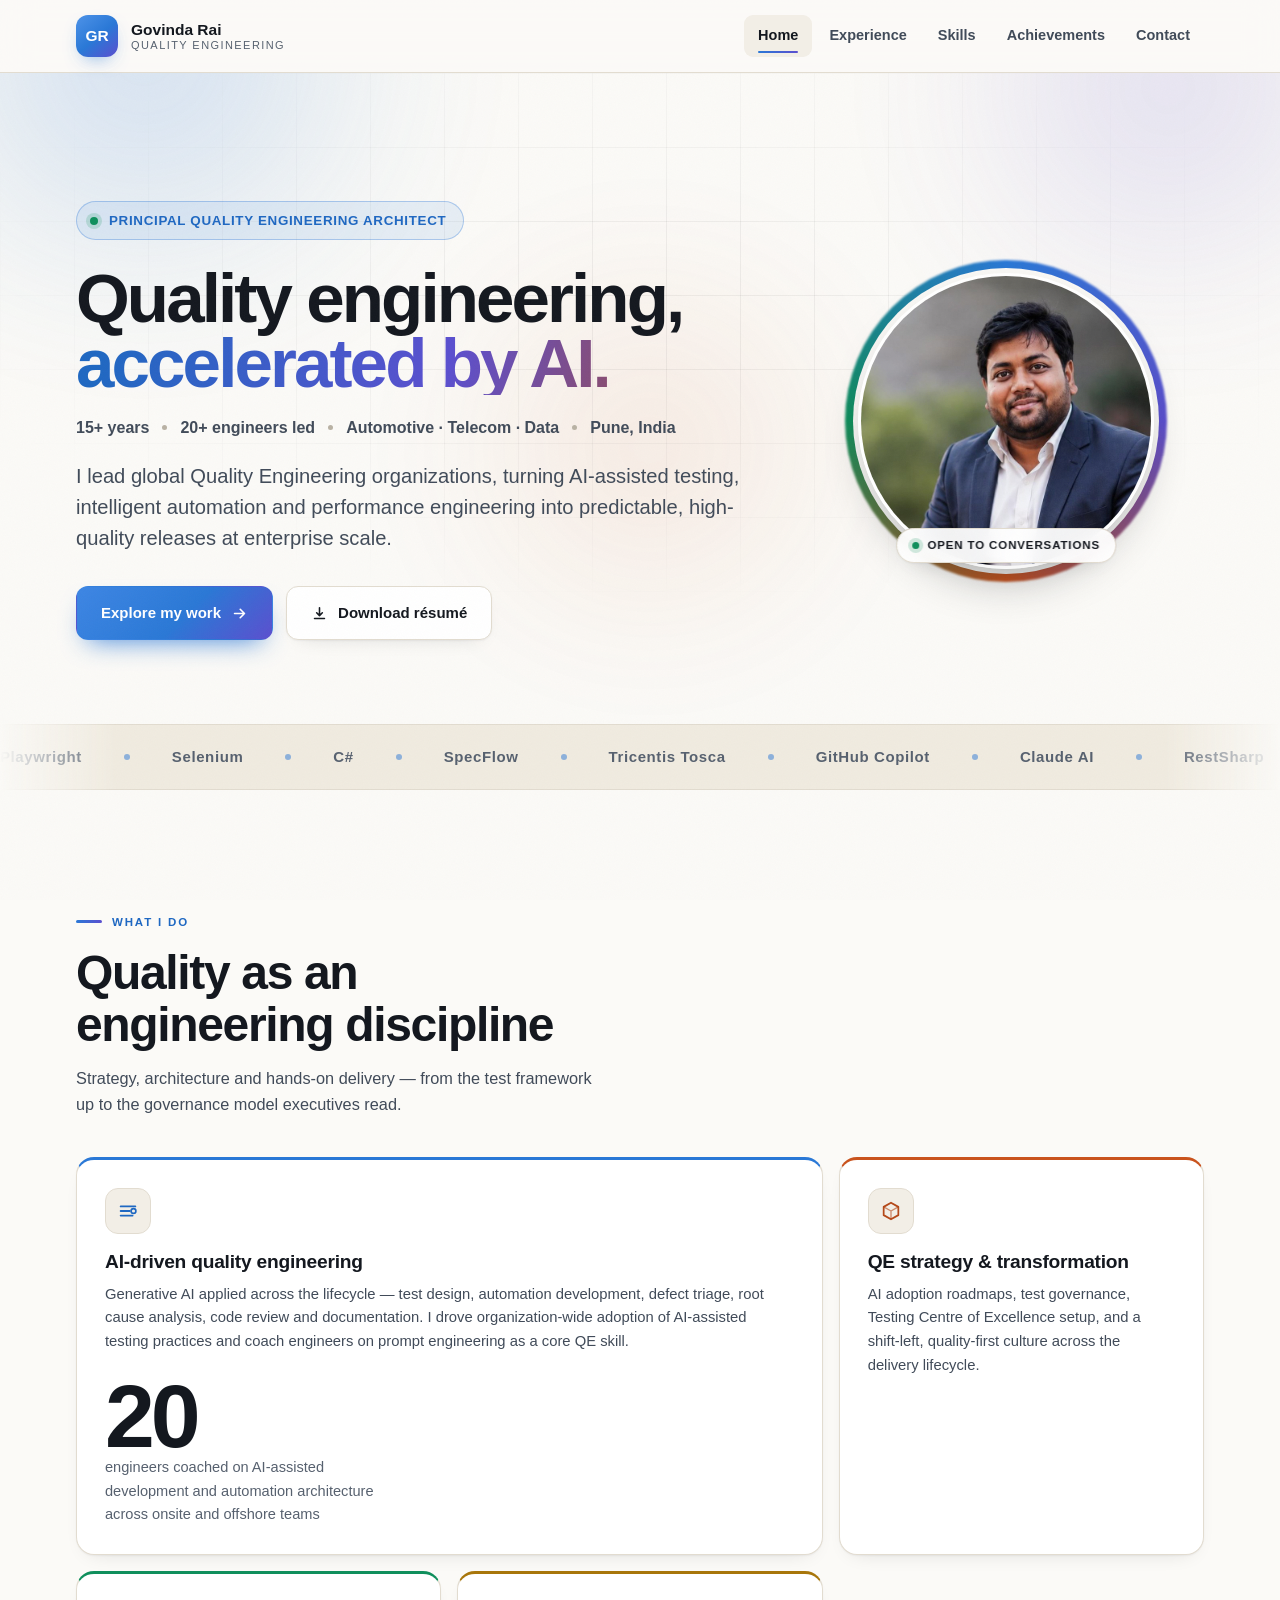
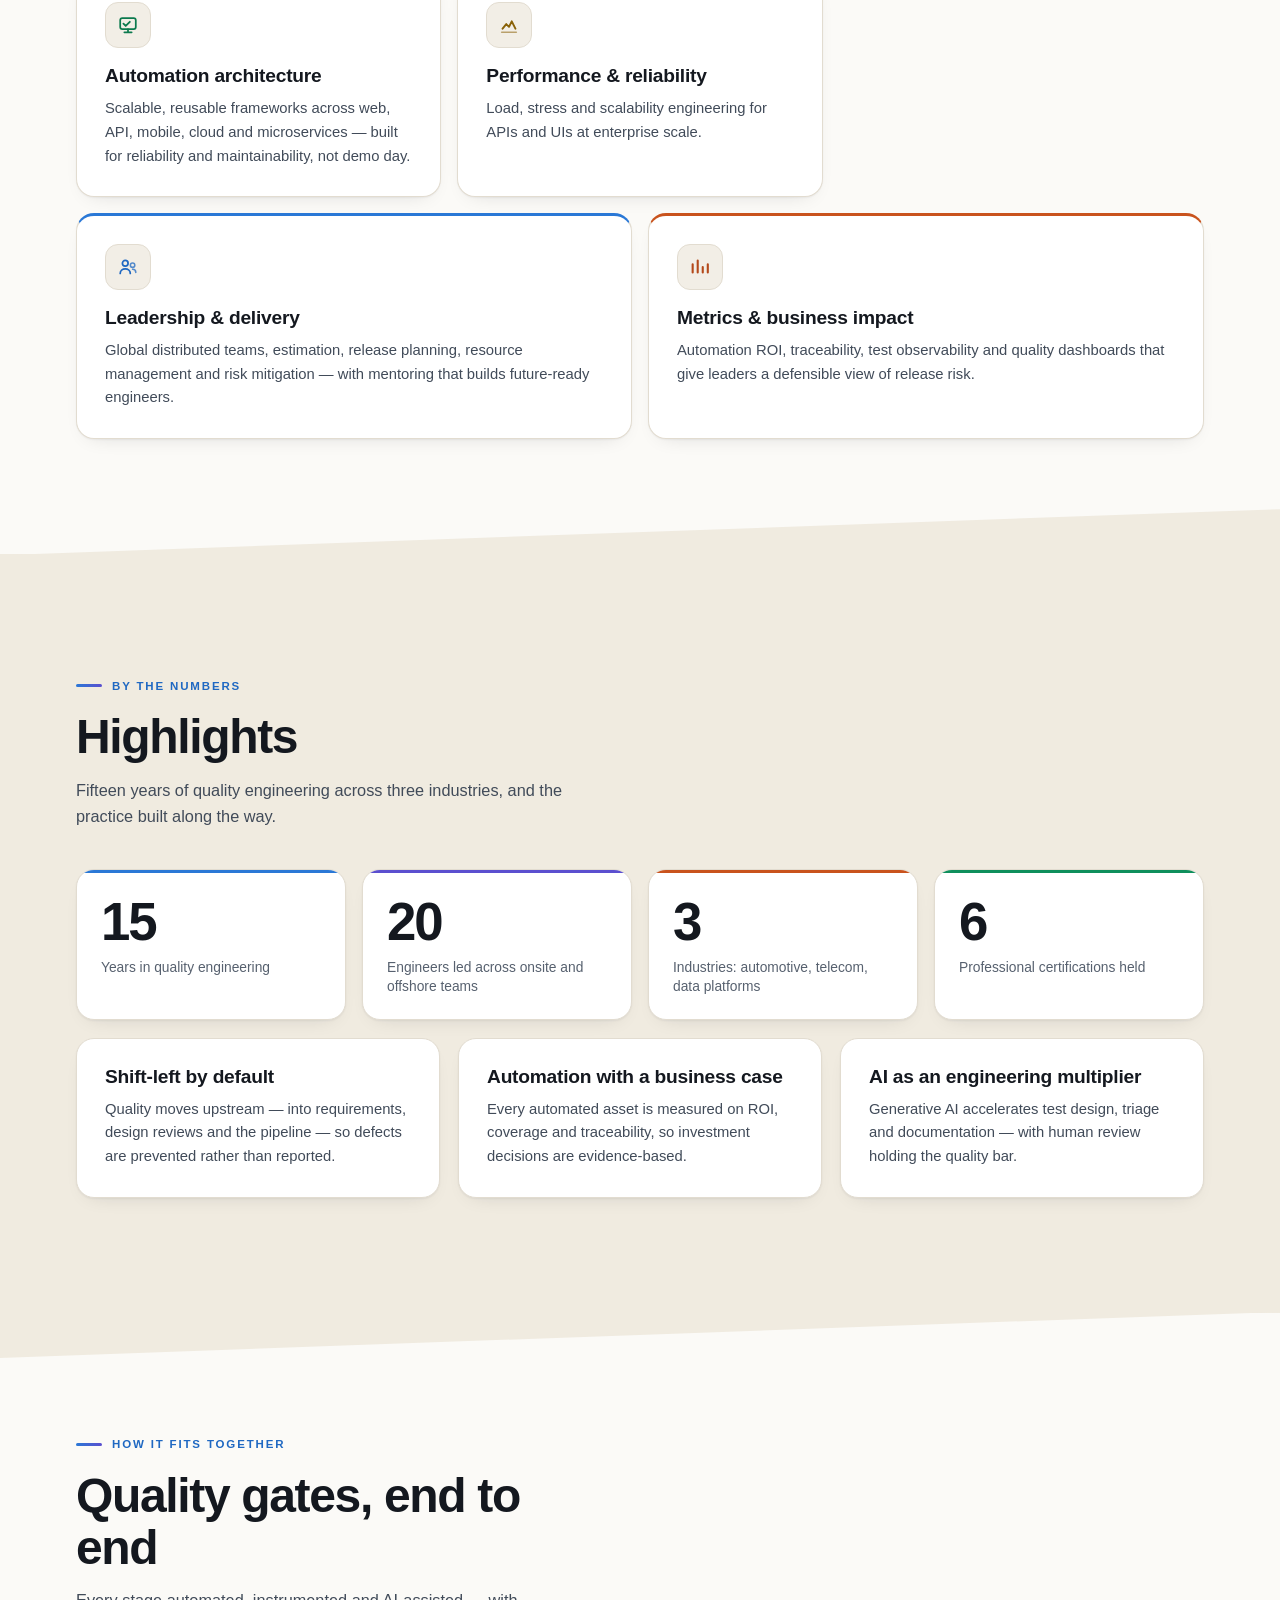
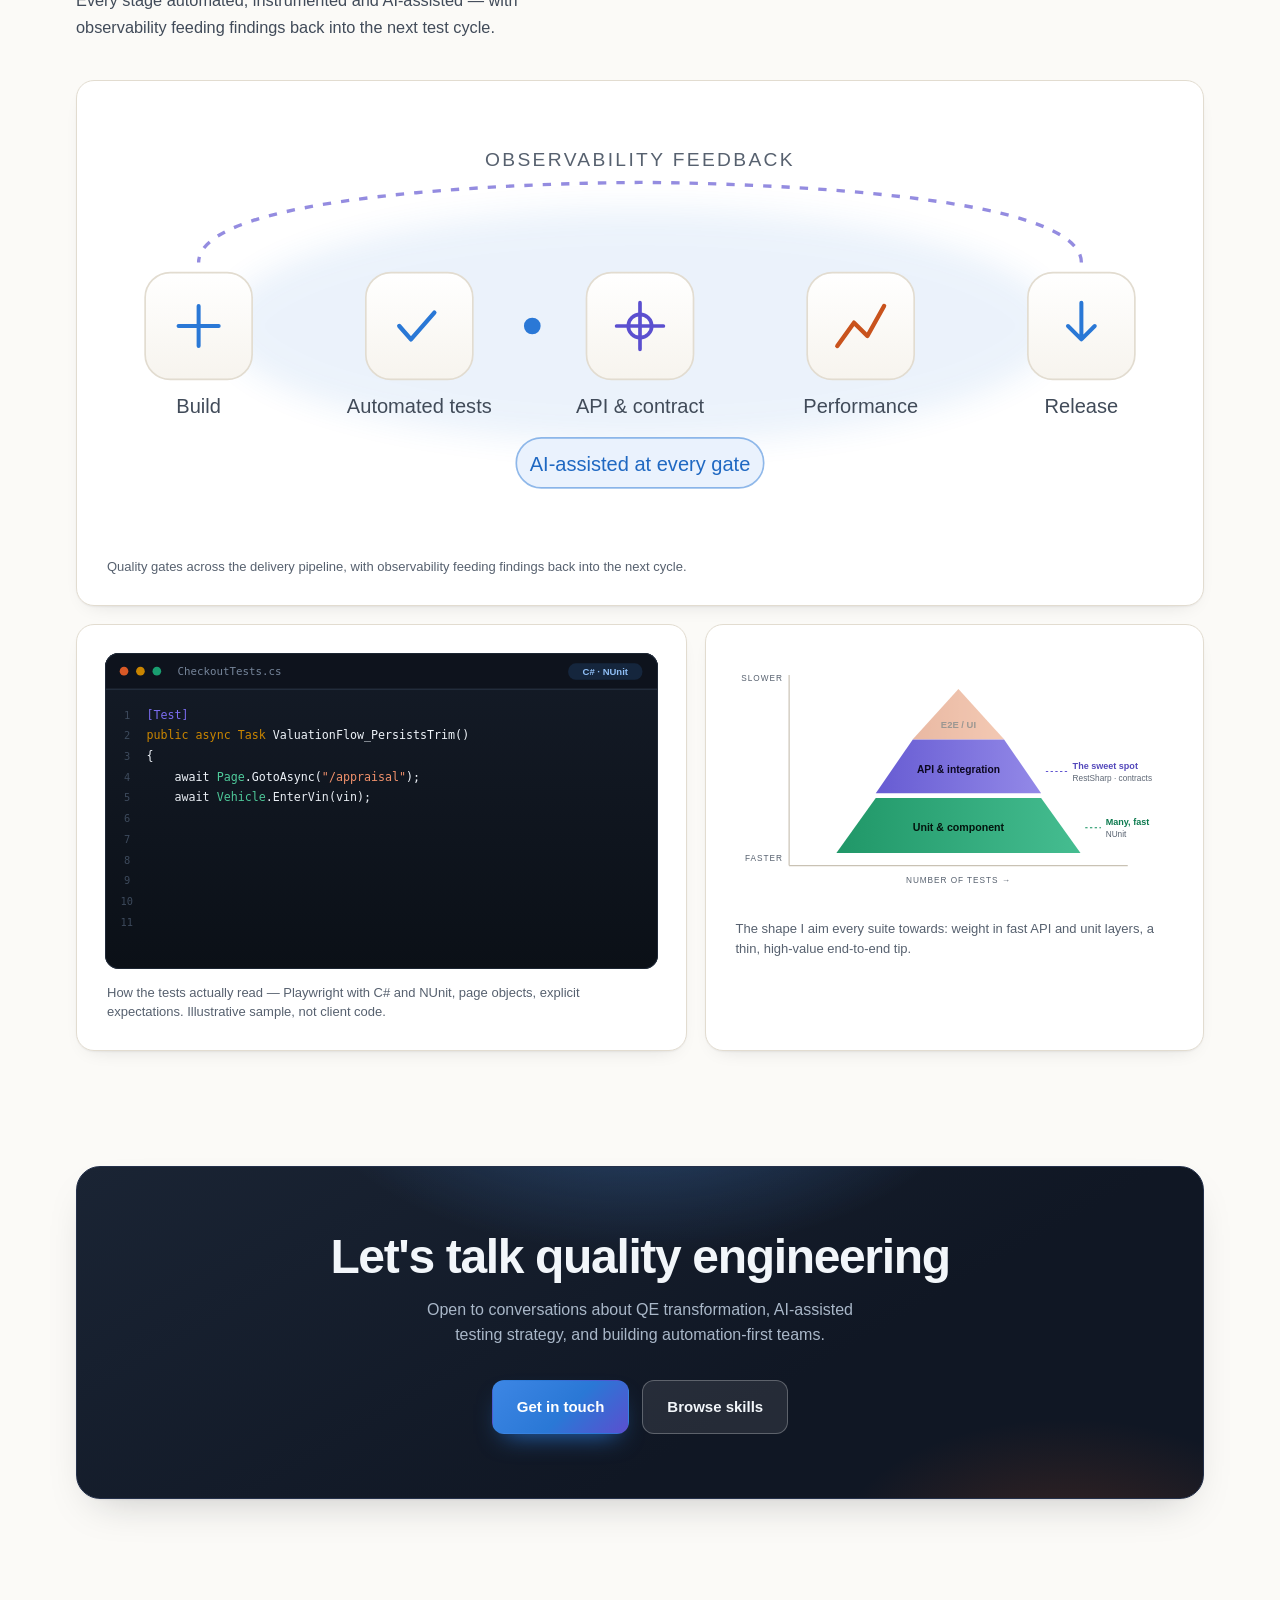
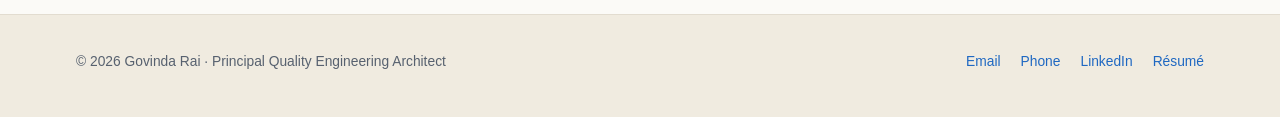
<file: index.html>
<!DOCTYPE html>
<html lang="en">
<head>
<meta charset="utf-8">
<meta name="viewport" content="width=device-width, initial-scale=1">
<title>Govinda Rai — Principal Quality Engineering Architect</title>
<meta name="description" content="Principal Quality Engineering Architect and AI-enabled QA Manager with 15+ years leading quality engineering, intelligent automation and performance engineering across automotive, telecom and data platform domains.">
<meta name="author" content="Govinda Rai">
<meta property="og:title" content="Govinda Rai — Principal Quality Engineering Architect">
<meta property="og:description" content="15+ years driving QE transformation through AI-assisted testing, intelligent automation and modern quality practices.">
<meta property="og:type" content="profile">
<meta property="og:image" content="assets/img/og-cover.png">
<meta name="twitter:card" content="summary_large_image">
<link rel="icon" href="assets/img/favicon.svg" type="image/svg+xml">
<link rel="stylesheet" href="assets/css/style.css">
<script>document.documentElement.classList.add("js");</script>
</head>
<body>
<a class="skip-link" href="#main">Skip to content</a>
<div class="progress" role="presentation"></div>

<header class="site-header">
  <div class="container header-inner">
    <a class="brand" href="index.html">
      <span class="monogram" aria-hidden="true">GR</span>
      <span class="brand-text">
        <span class="brand-name">Govinda Rai</span>
        <span class="brand-role">Quality Engineering</span>
      </span>
    </a>
    <button class="nav-toggle" aria-expanded="false" aria-label="Toggle navigation" aria-controls="nav">
      <span></span>
    </button>
    <nav class="nav" id="nav" aria-label="Main">
      <a href="index.html">Home</a>
      <a href="experience.html">Experience</a>
      <a href="skills.html">Skills</a>
      <a href="achievements.html">Achievements</a>
      <a href="contact.html">Contact</a>
    </nav>
  </div>
</header>

<main id="main">

  <!-- ===================================================== hero ========== -->
  <section class="hero">
    <div class="aurora" aria-hidden="true"><span></span><span></span><span></span></div>
    <div class="container hero-split">
      <div class="reveal in">
        <span class="role-pill">
          <span class="live" aria-hidden="true"></span>
          Principal Quality Engineering Architect
        </span>
        <h1 class="hero-name">
          <span class="line">Quality engineering,</span>
          <span class="line grad">accelerated by AI.</span>
        </h1>
        <div class="hero-meta">
          <span>15+ years</span><span class="sep" aria-hidden="true"></span>
          <span>20+ engineers led</span><span class="sep" aria-hidden="true"></span>
          <span>Automotive · Telecom · Data</span><span class="sep" aria-hidden="true"></span>
          <span>Pune, India</span>
        </div>
        <p class="lede">
          I lead global Quality Engineering organizations, turning AI-assisted testing,
          intelligent automation and performance engineering into predictable, high-quality
          releases at enterprise scale.
        </p>
        <div class="btn-row">
          <a class="btn btn-primary" href="experience.html">
            Explore my work
            <svg width="17" height="17" viewBox="0 0 24 24" fill="none" aria-hidden="true">
              <path d="M5 12h14M13 6l6 6-6 6" stroke="currentColor" stroke-width="2.3"
                    stroke-linecap="round" stroke-linejoin="round"/>
            </svg>
          </a>
          <a class="btn btn-ghost" href="assets/files/Govinda_Rai_Resume.pdf" download>
            <svg width="17" height="17" viewBox="0 0 24 24" fill="none" aria-hidden="true">
              <path d="M12 4v11m0 0l-4-4m4 4l4-4M5 19h14" stroke="currentColor" stroke-width="2.2"
                    stroke-linecap="round" stroke-linejoin="round"/>
            </svg>
            Download résumé
          </a>
        </div>
      </div>

      <div class="hero-portrait reveal in" data-delay="2">
        <img src="assets/img/portrait.jpg" width="420" height="420"
             alt="Portrait of Govinda Rai" fetchpriority="high">
        <span class="portrait-badge">
          <span class="live" aria-hidden="true"></span>
          Open to conversations
        </span>
      </div>
    </div>
  </section>

  <!-- ================================================== tech marquee ===== -->
  <div class="marquee" aria-label="Technologies I work with">
    <div class="marquee-track">
      <div class="marquee-group">
        <span>Playwright</span><i aria-hidden="true"></i>
        <span>Selenium</span><i aria-hidden="true"></i>
        <span>C#</span><i aria-hidden="true"></i>
        <span>SpecFlow</span><i aria-hidden="true"></i>
        <span>Tricentis Tosca</span><i aria-hidden="true"></i>
        <span>GitHub Copilot</span><i aria-hidden="true"></i>
        <span>Claude AI</span><i aria-hidden="true"></i>
        <span>RestSharp</span><i aria-hidden="true"></i>
        <span>JMeter</span><i aria-hidden="true"></i>
        <span>k6</span><i aria-hidden="true"></i>
        <span>AWS</span><i aria-hidden="true"></i>
        <span>Terraform</span><i aria-hidden="true"></i>
        <span>Splunk</span><i aria-hidden="true"></i>
        <span>New Relic</span><i aria-hidden="true"></i>
        <span>Jenkins</span><i aria-hidden="true"></i>
        <span>GitHub Actions</span><i aria-hidden="true"></i>
      </div>
      <div class="marquee-group" aria-hidden="true">
        <span>Playwright</span><i></i>
        <span>Selenium</span><i></i>
        <span>C#</span><i></i>
        <span>SpecFlow</span><i></i>
        <span>Tricentis Tosca</span><i></i>
        <span>GitHub Copilot</span><i></i>
        <span>Claude AI</span><i></i>
        <span>RestSharp</span><i></i>
        <span>JMeter</span><i></i>
        <span>k6</span><i></i>
        <span>AWS</span><i></i>
        <span>Terraform</span><i></i>
        <span>Splunk</span><i></i>
        <span>New Relic</span><i></i>
        <span>Jenkins</span><i></i>
        <span>GitHub Actions</span><i></i>
      </div>
    </div>
  </div>

  <!-- ===================================================== bento ========= -->
  <section class="section" aria-labelledby="do-h">
    <div class="container">
      <div class="section-head reveal">
        <span class="eyebrow">What I do</span>
        <h2 id="do-h">Quality as an<br>engineering discipline</h2>
        <p>Strategy, architecture and hands-on delivery — from the test framework up to the
           governance model executives read.</p>
      </div>

      <div class="bento">

        <!-- big feature tile -->
        <article class="card spot accent-b b-wide reveal feature" data-delay="1">
          <div>
            <div class="card-icon" aria-hidden="true">
              <svg viewBox="0 0 24 24" fill="none">
                <path d="M4 7h16M4 12h10M4 17h13" stroke="#1F68C2" stroke-width="2" stroke-linecap="round"/>
                <circle cx="18" cy="12" r="2.6" stroke="#1F68C2" stroke-width="1.8"/>
              </svg>
            </div>
            <h3>AI-driven quality engineering</h3>
            <p>Generative AI applied across the lifecycle — test design, automation development,
               defect triage, root cause analysis, code review and documentation. I drove
               organization-wide adoption of AI-assisted testing practices and coach engineers on
               prompt engineering as a core QE skill.</p>
          </div>
          <div>
            <div class="f-num"><span data-count="20" data-suffix="+">20+</span></div>
            <div class="f-cap">engineers coached on AI-assisted development and automation
               architecture across onsite and offshore teams</div>
          </div>
        </article>

        <article class="card spot accent-o reveal" data-delay="2">
          <div class="card-icon" aria-hidden="true">
            <svg viewBox="0 0 24 24" fill="none">
              <path d="M12 3l8 4.5v9L12 21l-8-4.5v-9L12 3z" stroke="#B4491A" stroke-width="1.9" stroke-linejoin="round"/>
              <path d="M12 12l8-4.5M12 12v9M12 12L4 7.5" stroke="#B4491A" stroke-width="1.5" stroke-opacity=".6"/>
            </svg>
          </div>
          <h3>QE strategy &amp; transformation</h3>
          <p>AI adoption roadmaps, test governance, Testing Centre of Excellence setup, and a
             shift-left, quality-first culture across the delivery lifecycle.</p>
        </article>

        <article class="card spot accent-g reveal" data-delay="1">
          <div class="card-icon" aria-hidden="true">
            <svg viewBox="0 0 24 24" fill="none">
              <rect x="3.5" y="4.5" width="17" height="12" rx="2.3" stroke="#0C7A4E" stroke-width="1.9"/>
              <path d="M8 20h8M12 16.5V20" stroke="#0C7A4E" stroke-width="1.9" stroke-linecap="round"/>
              <path d="M7 10.5l2.5 2.5L14 8.5" stroke="#0C7A4E" stroke-width="2"
                    stroke-linecap="round" stroke-linejoin="round"/>
            </svg>
          </div>
          <h3>Automation architecture</h3>
          <p>Scalable, reusable frameworks across web, API, mobile, cloud and microservices —
             built for reliability and maintainability, not demo day.</p>
        </article>

        <article class="card spot accent-y reveal" data-delay="2">
          <div class="card-icon" aria-hidden="true">
            <svg viewBox="0 0 24 24" fill="none">
              <path d="M5 16l4-5 3 3 3-6 4 8" stroke="#8A6208" stroke-width="2.1"
                    stroke-linecap="round" stroke-linejoin="round"/>
              <path d="M4 20h16" stroke="#8A6208" stroke-width="1.7" stroke-linecap="round" stroke-opacity=".55"/>
            </svg>
          </div>
          <h3>Performance &amp; reliability</h3>
          <p>Load, stress and scalability engineering for APIs and UIs at enterprise scale.</p>
        </article>

        <article class="card spot accent-b b-half reveal" data-delay="1">
          <div class="card-icon" aria-hidden="true">
            <svg viewBox="0 0 24 24" fill="none">
              <circle cx="9" cy="8" r="3.1" stroke="#1F68C2" stroke-width="1.9"/>
              <circle cx="17" cy="10" r="2.4" stroke="#1F68C2" stroke-width="1.7" stroke-opacity=".75"/>
              <path d="M3.5 19c0-3 2.5-5 5.5-5s5.5 2 5.5 5" stroke="#1F68C2" stroke-width="1.9" stroke-linecap="round"/>
              <path d="M17 14.5c2.2 0 3.5 1.6 3.5 3.5" stroke="#1F68C2" stroke-width="1.7"
                    stroke-linecap="round" stroke-opacity=".75"/>
            </svg>
          </div>
          <h3>Leadership &amp; delivery</h3>
          <p>Global distributed teams, estimation, release planning, resource management and risk
             mitigation — with mentoring that builds future-ready engineers.</p>
        </article>

        <article class="card spot accent-o b-half reveal" data-delay="2">
          <div class="card-icon" aria-hidden="true">
            <svg viewBox="0 0 24 24" fill="none">
              <path d="M4 18V9M9.5 18V5M15 18v-6M20.5 18v-9" stroke="#B4491A" stroke-width="2.3" stroke-linecap="round"/>
            </svg>
          </div>
          <h3>Metrics &amp; business impact</h3>
          <p>Automation ROI, traceability, test observability and quality dashboards that give
             leaders a defensible view of release risk.</p>
        </article>

      </div>
    </div>
  </section>

  <!-- ============================================ CREAM: highlights ====== -->
  <section class="section section--light" aria-labelledby="hl-h">
    <div class="container">
      <div class="section-head reveal">
        <span class="eyebrow">By the numbers</span>
        <h2 id="hl-h">Highlights</h2>
        <p>Fifteen years of quality engineering across three industries, and the practice
           built along the way.</p>
      </div>

      <div class="stat-row">
        <div class="stat reveal" data-delay="1">
          <div class="stat-value"><span data-count="15" data-suffix="+">15+</span></div>
          <div class="stat-label">Years in quality engineering</div>
        </div>
        <div class="stat reveal" data-delay="2">
          <div class="stat-value"><span data-count="20" data-suffix="+">20+</span></div>
          <div class="stat-label">Engineers led across onsite and offshore teams</div>
        </div>
        <div class="stat reveal" data-delay="3">
          <div class="stat-value"><span data-count="3">3</span></div>
          <div class="stat-label">Industries: automotive, telecom, data platforms</div>
        </div>
        <div class="stat reveal" data-delay="4">
          <div class="stat-value"><span data-count="6">6</span></div>
          <div class="stat-label">Professional certifications held</div>
        </div>
      </div>

      <div class="grid grid-3" style="margin-top:18px">
        <article class="card spot reveal" data-delay="1">
          <h3>Shift-left by default</h3>
          <p>Quality moves upstream — into requirements, design reviews and the pipeline — so
             defects are prevented rather than reported.</p>
        </article>
        <article class="card spot reveal" data-delay="2">
          <h3>Automation with a business case</h3>
          <p>Every automated asset is measured on ROI, coverage and traceability, so investment
             decisions are evidence-based.</p>
        </article>
        <article class="card spot reveal" data-delay="3">
          <h3>AI as an engineering multiplier</h3>
          <p>Generative AI accelerates test design, triage and documentation — with human review
             holding the quality bar.</p>
        </article>
      </div>
    </div>
  </section>

  <!-- =============================================== pipeline graphic ==== -->
  <section class="section" aria-labelledby="pipe-h">
    <div class="container">
      <div class="section-head reveal">
        <span class="eyebrow">How it fits together</span>
        <h2 id="pipe-h">Quality gates, end to end</h2>
        <p>Every stage automated, instrumented and AI-assisted — with observability feeding
           findings back into the next test cycle.</p>
      </div>
      <div class="figure spot reveal" data-delay="1">
        <img src="assets/img/pipeline.svg" width="640" height="260"
             alt="Continuous delivery pipeline with automated quality gates at build, automated tests, API and contract, performance and release stages, with an observability feedback loop returning to the start and AI assistance at every gate.">
        <figcaption>Quality gates across the delivery pipeline, with observability feeding
           findings back into the next cycle.</figcaption>
      </div>

      <div class="figure-grid" style="margin-top:18px">
        <figure class="figure spot reveal" data-delay="1" style="margin:0">
          <img src="assets/img/code-window.svg" width="640" height="366"
               alt="Animated code editor window showing a Playwright test written in C# that navigates to a page, enters a VIN, selects a trim and asserts the result, finishing with a passing test.">
          <figcaption>How the tests actually read — Playwright with C# and NUnit, page objects,
             explicit expectations. Illustrative sample, not client code.</figcaption>
        </figure>
        <figure class="figure spot reveal" data-delay="2" style="margin:0">
          <img src="assets/img/pyramid.svg" width="560" height="320"
               alt="Animated test automation pyramid with a broad base of fast unit and component tests, a middle band of API and integration tests, and a narrow tip of end-to-end UI tests, under a shift-left arrow.">
          <figcaption>The shape I aim every suite towards: weight in fast API and unit layers,
             a thin, high-value end-to-end tip.</figcaption>
        </figure>
      </div>
    </div>
  </section>

  <!-- ===================================================== CTA =========== -->
  <section class="section" style="padding-top:0">
    <div class="container">
      <div class="cta reveal">
        <h2>Let's talk quality engineering</h2>
        <p>Open to conversations about QE transformation, AI-assisted testing strategy, and
           building automation-first teams.</p>
        <div class="btn-row">
          <a class="btn btn-primary" href="contact.html">Get in touch</a>
          <a class="btn btn-ghost" href="skills.html">Browse skills</a>
        </div>
      </div>
    </div>
  </section>

</main>

<footer class="site-footer">
  <div class="container footer-inner">
    <span>© <span data-year>2026</span> Govinda Rai · Principal Quality Engineering Architect</span>
    <div class="footer-links">
      <a href="mailto:Govinda.rai@gmail.com">Email</a>
      <a href="tel:+917200488556">Phone</a>
      <a href="https://www.linkedin.com/in/govinda1988/" rel="noopener" target="_blank">LinkedIn</a>
      <a href="assets/files/Govinda_Rai_Resume.pdf" download>Résumé</a>
    </div>
  </div>
</footer>

<button class="to-top" type="button" aria-label="Back to top">
  <svg width="19" height="19" viewBox="0 0 24 24" fill="none" aria-hidden="true">
    <path d="M12 19V6m0 0l-6 6m6-6l6 6" stroke="currentColor" stroke-width="2.2"
          stroke-linecap="round" stroke-linejoin="round"/>
  </svg>
</button>

<script src="assets/js/main.js"></script>
</body>
</html>
</file>
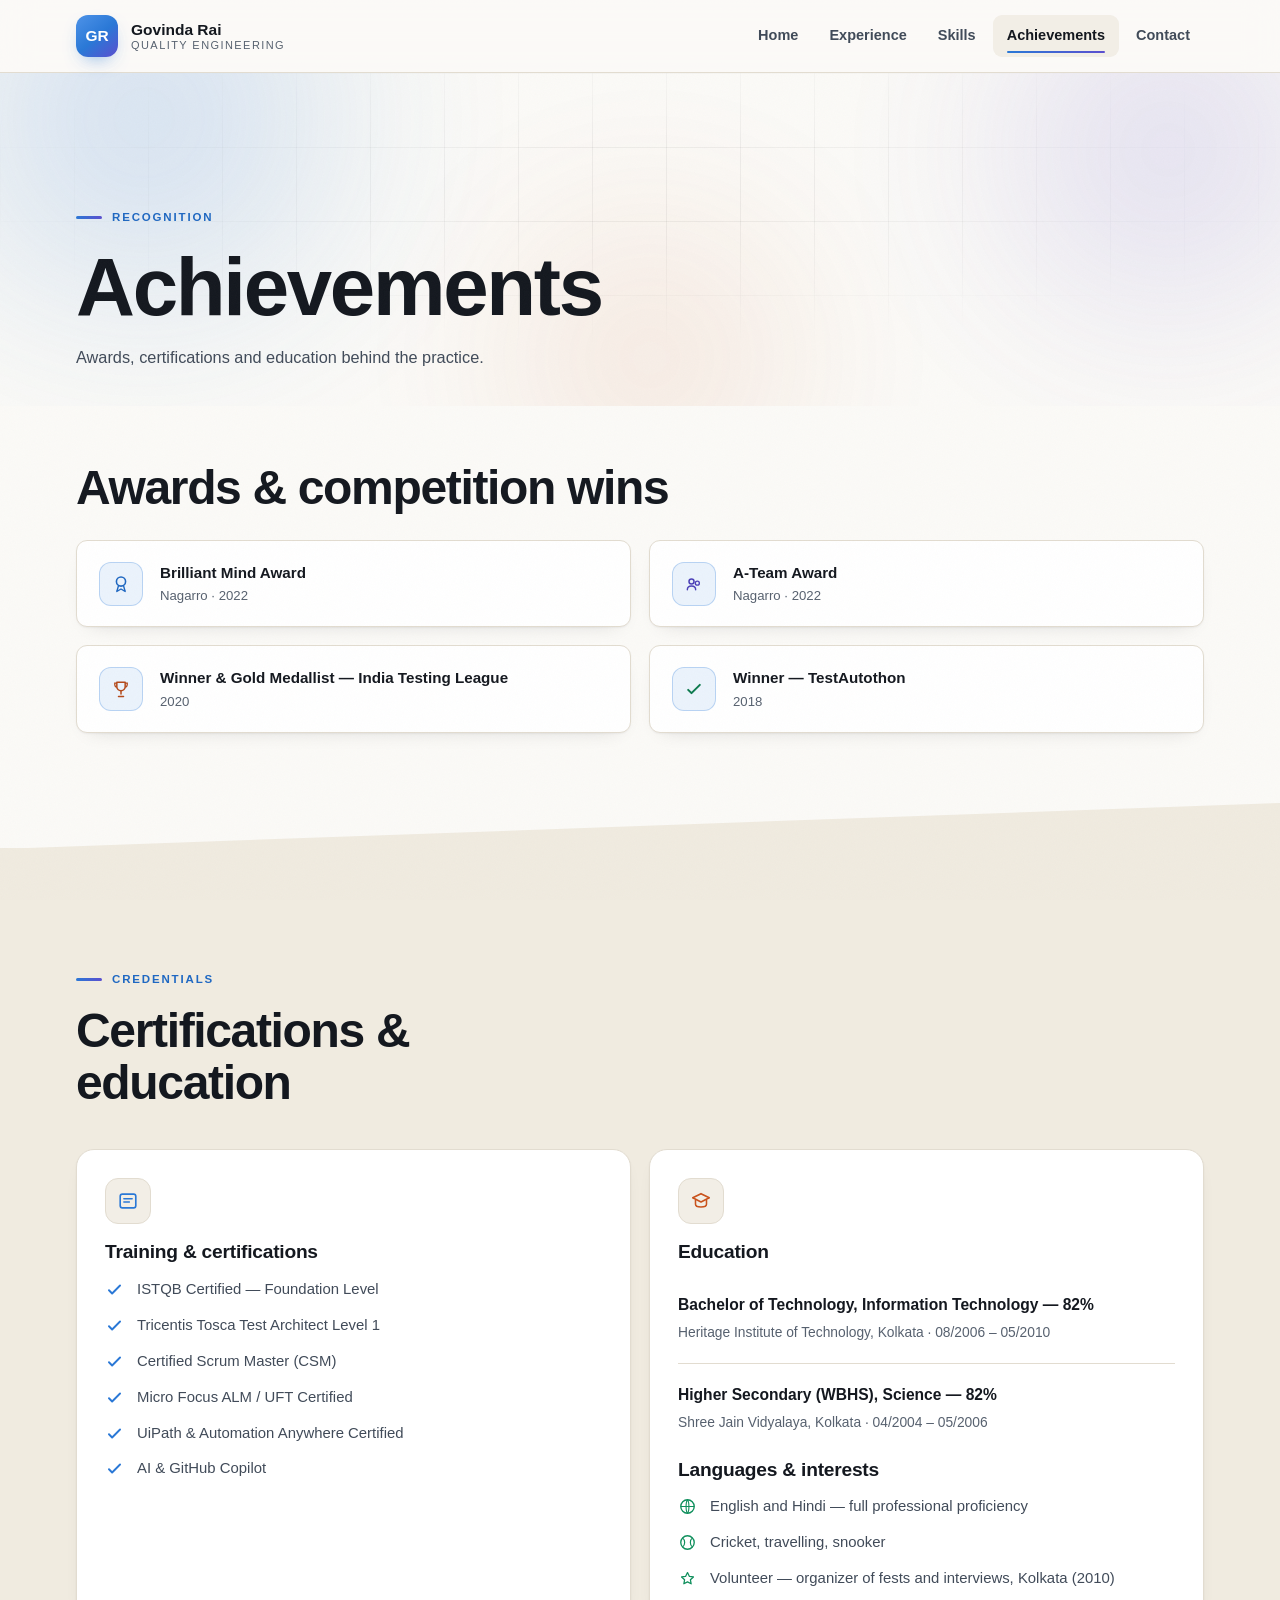
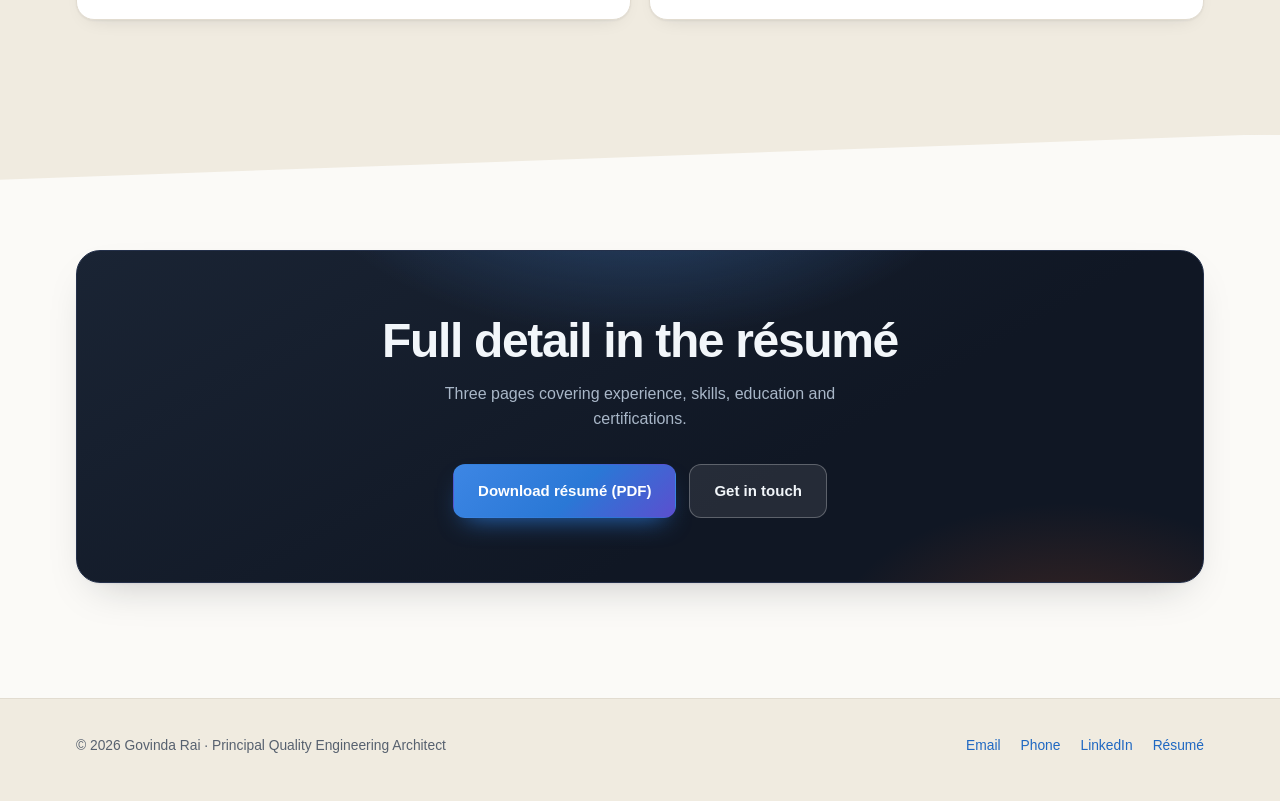
<file: achievements.html>
<!DOCTYPE html>
<html lang="en">
<head>
<meta charset="utf-8">
<meta name="viewport" content="width=device-width, initial-scale=1">
<title>Achievements — Govinda Rai</title>
<meta name="description" content="Awards, certifications and education: ISTQB, Tricentis Tosca Test Architect, Certified Scrum Master, India Testing League gold medallist.">
<link rel="icon" href="assets/img/favicon.svg" type="image/svg+xml">
<link rel="stylesheet" href="assets/css/style.css">
<script>document.documentElement.classList.add("js");</script>
</head>
<body>
<a class="skip-link" href="#main">Skip to content</a>
<div class="progress" role="presentation"></div>

<header class="site-header">
  <div class="container header-inner">
    <a class="brand" href="index.html">
      <span class="monogram" aria-hidden="true">GR</span>
      <span class="brand-text">
        <span class="brand-name">Govinda Rai</span>
        <span class="brand-role">Quality Engineering</span>
      </span>
    </a>
    <button class="nav-toggle" aria-expanded="false" aria-label="Toggle navigation" aria-controls="nav">
      <span></span>
    </button>
    <nav class="nav" id="nav" aria-label="Main">
      <a href="index.html">Home</a>
      <a href="experience.html">Experience</a>
      <a href="skills.html">Skills</a>
      <a href="achievements.html">Achievements</a>
      <a href="contact.html">Contact</a>
    </nav>
  </div>
</header>

<main id="main">

  <section class="hero" style="padding-bottom:clamp(20px,3vw,36px)">
    <div class="aurora" aria-hidden="true"><span></span><span></span><span></span></div>
    <div class="container">
      <div class="section-head reveal in" style="margin-bottom:0">
        <span class="eyebrow">Recognition</span>
        <h1>Achievements</h1>
        <p class="lede">Awards, certifications and education behind the practice.</p>
      </div>
    </div>
  </section>

  <!-- --------------------------------------------------------- awards ---- -->
  <section class="section" style="padding-top:clamp(34px,5vw,56px)" aria-labelledby="aw-h">
    <div class="container">
      <h2 id="aw-h" class="reveal in" style="margin-bottom:26px">Awards &amp; competition wins</h2>
      <div class="grid grid-2">
        <div class="award spot reveal in" data-delay="1">
          <span class="award-medal" aria-hidden="true">
            <svg width="20" height="20" viewBox="0 0 24 24" fill="none">
              <circle cx="12" cy="9" r="5.5" stroke="#1F68C2" stroke-width="1.9"/>
              <path d="M9 14l-2 7 5-3 5 3-2-7" stroke="#1F68C2" stroke-width="1.7" stroke-linejoin="round"/>
            </svg>
          </span>
          <div>
            <div class="award-title">Brilliant Mind Award</div>
            <div class="award-meta">Nagarro · 2022</div>
          </div>
        </div>

        <div class="award spot reveal in" data-delay="2">
          <span class="award-medal" aria-hidden="true">
            <svg width="20" height="20" viewBox="0 0 24 24" fill="none">
              <circle cx="9" cy="9" r="3" stroke="#4C40B8" stroke-width="1.8"/>
              <circle cx="16" cy="11" r="2.4" stroke="#4C40B8" stroke-width="1.6"/>
              <path d="M4 19c0-2.8 2.2-4.6 5-4.6s5 1.8 5 4.6" stroke="#4C40B8" stroke-width="1.7" stroke-linecap="round"/>
            </svg>
          </span>
          <div>
            <div class="award-title">A-Team Award</div>
            <div class="award-meta">Nagarro · 2022</div>
          </div>
        </div>

        <div class="award spot reveal" data-delay="1">
          <span class="award-medal" aria-hidden="true">
            <svg width="20" height="20" viewBox="0 0 24 24" fill="none">
              <path d="M7 4h10v5a5 5 0 01-10 0V4z" stroke="#B4491A" stroke-width="1.8" stroke-linejoin="round"/>
              <path d="M12 14v4M9 21h6" stroke="#B4491A" stroke-width="1.8" stroke-linecap="round"/>
              <path d="M7 5H4.5v2A3.5 3.5 0 007 10M17 5h2.5v2A3.5 3.5 0 0117 10" stroke="#B4491A" stroke-width="1.5"/>
            </svg>
          </span>
          <div>
            <div class="award-title">Winner &amp; Gold Medallist — India Testing League</div>
            <div class="award-meta">2020</div>
          </div>
        </div>

        <div class="award spot reveal" data-delay="2">
          <span class="award-medal" aria-hidden="true">
            <svg width="20" height="20" viewBox="0 0 24 24" fill="none">
              <path d="M5 13l4 4L19 7" stroke="#0C7A4E" stroke-width="2.4"
                    stroke-linecap="round" stroke-linejoin="round"/>
            </svg>
          </span>
          <div>
            <div class="award-title">Winner — TestAutothon</div>
            <div class="award-meta">2018</div>
          </div>
        </div>
      </div>
    </div>
  </section>

  <!-- ================================ CREAM: certifications + education == -->
  <section class="section section--light" aria-labelledby="cert-h">
    <div class="container">
      <div class="section-head reveal">
        <span class="eyebrow">Credentials</span>
        <h2 id="cert-h">Certifications &amp; education</h2>
      </div>

      <div class="grid grid-2">
        <div class="card spot reveal" data-delay="1">
          <div class="card-icon" aria-hidden="true">
            <svg viewBox="0 0 24 24" fill="none">
              <rect x="3.5" y="4.5" width="17" height="15" rx="2.4" stroke="#2a78d6" stroke-width="1.8"/>
              <path d="M7.5 9.5h9M7.5 13h6" stroke="#2a78d6" stroke-width="1.7" stroke-linecap="round"/>
            </svg>
          </div>
          <h3>Training &amp; certifications</h3>
          <ul class="list-plain" style="margin-top:16px">
            <li><svg viewBox="0 0 24 24" fill="none" aria-hidden="true"><path d="M5 13l4 4L19 7" stroke="#2a78d6" stroke-width="2.4" stroke-linecap="round" stroke-linejoin="round"/></svg>
                <span>ISTQB Certified — Foundation Level</span></li>
            <li><svg viewBox="0 0 24 24" fill="none" aria-hidden="true"><path d="M5 13l4 4L19 7" stroke="#2a78d6" stroke-width="2.4" stroke-linecap="round" stroke-linejoin="round"/></svg>
                <span>Tricentis Tosca Test Architect Level 1</span></li>
            <li><svg viewBox="0 0 24 24" fill="none" aria-hidden="true"><path d="M5 13l4 4L19 7" stroke="#2a78d6" stroke-width="2.4" stroke-linecap="round" stroke-linejoin="round"/></svg>
                <span>Certified Scrum Master (CSM)</span></li>
            <li><svg viewBox="0 0 24 24" fill="none" aria-hidden="true"><path d="M5 13l4 4L19 7" stroke="#2a78d6" stroke-width="2.4" stroke-linecap="round" stroke-linejoin="round"/></svg>
                <span>Micro Focus ALM / UFT Certified</span></li>
            <li><svg viewBox="0 0 24 24" fill="none" aria-hidden="true"><path d="M5 13l4 4L19 7" stroke="#2a78d6" stroke-width="2.4" stroke-linecap="round" stroke-linejoin="round"/></svg>
                <span>UiPath &amp; Automation Anywhere Certified</span></li>
            <li><svg viewBox="0 0 24 24" fill="none" aria-hidden="true"><path d="M5 13l4 4L19 7" stroke="#2a78d6" stroke-width="2.4" stroke-linecap="round" stroke-linejoin="round"/></svg>
                <span>AI &amp; GitHub Copilot</span></li>
          </ul>
        </div>

        <div class="card spot reveal" data-delay="2">
          <div class="card-icon" aria-hidden="true">
            <svg viewBox="0 0 24 24" fill="none">
              <path d="M12 4L3 8.5l9 4.5 9-4.5L12 4z" stroke="#c9531d" stroke-width="1.8" stroke-linejoin="round"/>
              <path d="M6 11v4.5c0 1.7 2.7 3 6 3s6-1.3 6-3V11" stroke="#c9531d" stroke-width="1.7" stroke-linejoin="round"/>
            </svg>
          </div>
          <h3>Education</h3>
          <div style="margin-top:12px">
            <div class="edu-item">
              <div class="edu-degree">Bachelor of Technology, Information Technology — 82%</div>
              <div class="edu-meta">Heritage Institute of Technology, Kolkata · 08/2006 – 05/2010</div>
            </div>
            <div class="edu-item">
              <div class="edu-degree">Higher Secondary (WBHS), Science — 82%</div>
              <div class="edu-meta">Shree Jain Vidyalaya, Kolkata · 04/2004 – 05/2006</div>
            </div>
          </div>

          <h3 style="margin-top:26px">Languages &amp; interests</h3>
          <ul class="list-plain" style="margin-top:14px">
            <li>
              <svg viewBox="0 0 24 24" fill="none" aria-hidden="true">
                <circle cx="12" cy="12" r="8.5" stroke="#0f8f5c" stroke-width="1.7"/>
                <path d="M3.5 12h17M12 3.5c2.4 2.6 2.4 14.4 0 17M12 3.5c-2.4 2.6-2.4 14.4 0 17" stroke="#0f8f5c" stroke-width="1.4"/>
              </svg>
              <span>English and Hindi — full professional proficiency</span>
            </li>
            <li>
              <svg viewBox="0 0 24 24" fill="none" aria-hidden="true">
                <circle cx="12" cy="12" r="8.5" stroke="#0f8f5c" stroke-width="1.7"/>
                <path d="M6 6.5c3.2 2.4 3.2 8.6 0 11M18 6.5c-3.2 2.4-3.2 8.6 0 11" stroke="#0f8f5c" stroke-width="1.5"/>
              </svg>
              <span>Cricket, travelling, snooker</span>
            </li>
            <li>
              <svg viewBox="0 0 24 24" fill="none" aria-hidden="true">
                <path d="M12 4.5l2.3 4.7 5.2.8-3.8 3.6.9 5.1-4.6-2.4-4.6 2.4.9-5.1L4.5 10l5.2-.8L12 4.5z" stroke="#0f8f5c" stroke-width="1.6" stroke-linejoin="round"/>
              </svg>
              <span>Volunteer — organizer of fests and interviews, Kolkata (2010)</span>
            </li>
          </ul>
        </div>
      </div>
    </div>
  </section>

  <section class="section">
    <div class="container">
      <div class="cta reveal">
        <h2>Full detail in the résumé</h2>
        <p>Three pages covering experience, skills, education and certifications.</p>
        <div class="btn-row">
          <a class="btn btn-primary" href="assets/files/Govinda_Rai_Resume.pdf" download>Download résumé (PDF)</a>
          <a class="btn btn-ghost" href="contact.html">Get in touch</a>
        </div>
      </div>
    </div>
  </section>

</main>

<footer class="site-footer">
  <div class="container footer-inner">
    <span>© <span data-year>2026</span> Govinda Rai · Principal Quality Engineering Architect</span>
    <div class="footer-links">
      <a href="mailto:Govinda.rai@gmail.com">Email</a>
      <a href="tel:+917200488556">Phone</a>
      <a href="https://www.linkedin.com/in/govinda1988/" rel="noopener" target="_blank">LinkedIn</a>
      <a href="assets/files/Govinda_Rai_Resume.pdf" download>Résumé</a>
    </div>
  </div>
</footer>

<button class="to-top" type="button" aria-label="Back to top">
  <svg width="19" height="19" viewBox="0 0 24 24" fill="none" aria-hidden="true">
    <path d="M12 19V6m0 0l-6 6m6-6l6 6" stroke="currentColor" stroke-width="2.2"
          stroke-linecap="round" stroke-linejoin="round"/>
  </svg>
</button>

<script src="assets/js/main.js"></script>
</body>
</html>
</file>
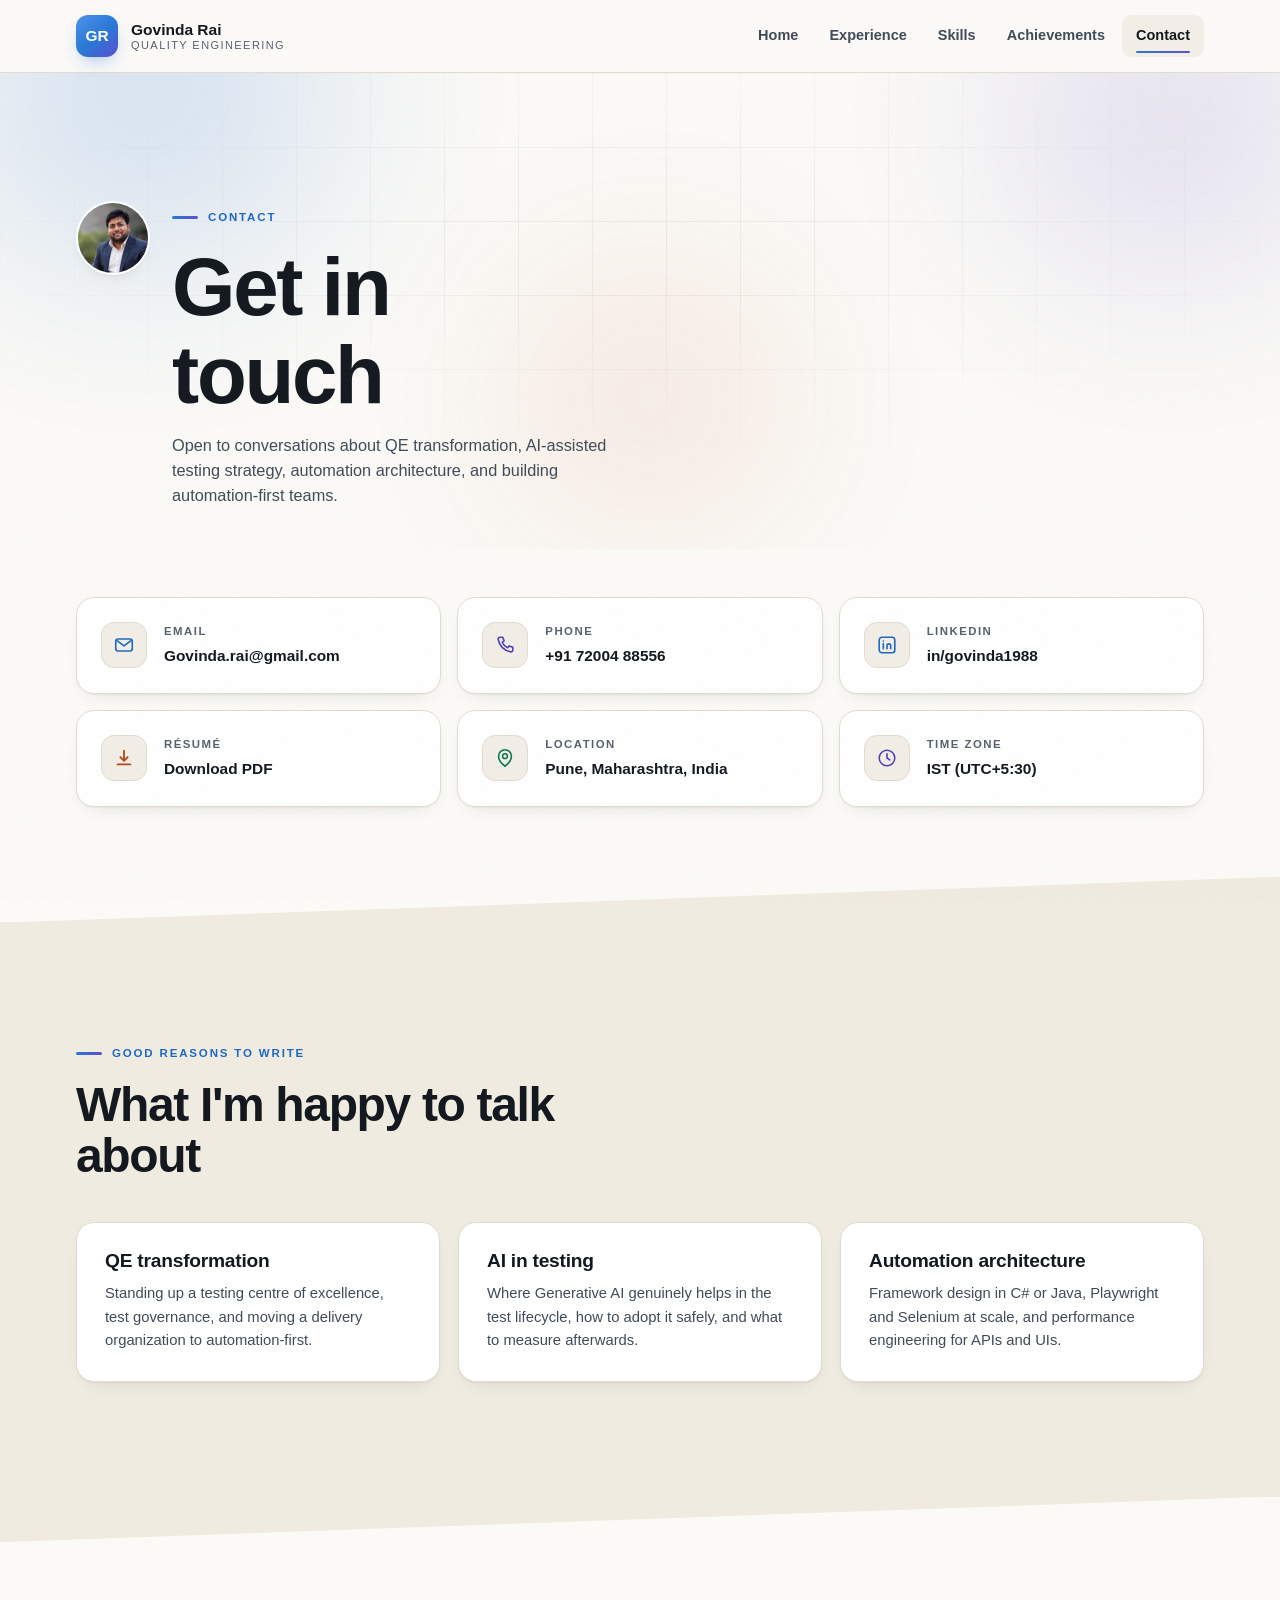
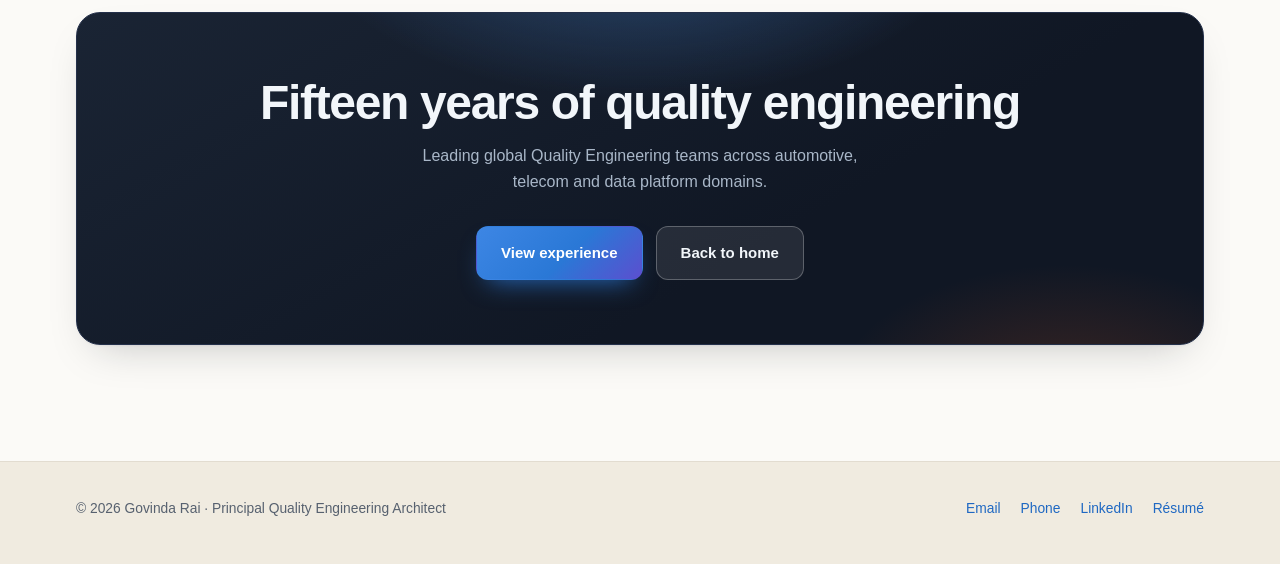
<file: contact.html>
<!DOCTYPE html>
<html lang="en">
<head>
<meta charset="utf-8">
<meta name="viewport" content="width=device-width, initial-scale=1">
<title>Contact — Govinda Rai</title>
<meta name="description" content="Get in touch with Govinda Rai, Principal Quality Engineering Architect, Pune, India.">
<link rel="icon" href="assets/img/favicon.svg" type="image/svg+xml">
<link rel="stylesheet" href="assets/css/style.css">
<script>document.documentElement.classList.add("js");</script>
</head>
<body>
<a class="skip-link" href="#main">Skip to content</a>
<div class="progress" role="presentation"></div>

<header class="site-header">
  <div class="container header-inner">
    <a class="brand" href="index.html">
      <span class="monogram" aria-hidden="true">GR</span>
      <span class="brand-text">
        <span class="brand-name">Govinda Rai</span>
        <span class="brand-role">Quality Engineering</span>
      </span>
    </a>
    <button class="nav-toggle" aria-expanded="false" aria-label="Toggle navigation" aria-controls="nav">
      <span></span>
    </button>
    <nav class="nav" id="nav" aria-label="Main">
      <a href="index.html">Home</a>
      <a href="experience.html">Experience</a>
      <a href="skills.html">Skills</a>
      <a href="achievements.html">Achievements</a>
      <a href="contact.html">Contact</a>
    </nav>
  </div>
</header>

<main id="main">

  <section class="hero" style="padding-bottom:clamp(24px,3.5vw,40px)">
    <div class="aurora" aria-hidden="true"><span></span><span></span><span></span></div>
    <div class="container">
      <div class="section-head reveal in" style="margin-bottom:0;display:flex;gap:22px;align-items:flex-start">
        <img class="avatar" src="assets/img/portrait.jpg" width="74" height="74"
             alt="Portrait of Govinda Rai">
        <div>
        <span class="eyebrow">Contact</span>
        <h1>Get in touch</h1>
        <p class="lede">Open to conversations about QE transformation, AI-assisted testing
           strategy, automation architecture, and building automation-first teams.</p>
        </div>
      </div>
    </div>
  </section>

  <section class="section" style="padding-top:clamp(30px,4vw,48px)">
    <div class="container">
      <div class="contact-grid">
        <a class="contact-card spot reveal in" data-delay="1" href="mailto:Govinda.rai@gmail.com">
          <span class="card-icon" aria-hidden="true">
            <svg viewBox="0 0 24 24" fill="none">
              <rect x="3" y="5.5" width="18" height="13" rx="2.4" stroke="#1F68C2" stroke-width="1.8"/>
              <path d="M4 7l8 6 8-6" stroke="#1F68C2" stroke-width="1.8" stroke-linejoin="round"/>
            </svg>
          </span>
          <span>
            <span class="contact-label">Email</span>
            <span class="contact-value">Govinda.rai@gmail.com</span>
          </span>
        </a>

        <a class="contact-card spot reveal in" data-delay="2" href="tel:+917200488556">
          <span class="card-icon" aria-hidden="true">
            <svg viewBox="0 0 24 24" fill="none">
              <path d="M6.5 3.5h3l1.5 4-2 1.5a11 11 0 006 6l1.5-2 4 1.5v3a2 2 0 01-2.2 2A16.5 16.5 0 014.5 5.7 2 2 0 016.5 3.5z"
                    stroke="#4C40B8" stroke-width="1.8" stroke-linejoin="round"/>
            </svg>
          </span>
          <span>
            <span class="contact-label">Phone</span>
            <span class="contact-value">+91 72004 88556</span>
          </span>
        </a>

        <a class="contact-card spot reveal in" data-delay="3"
           href="https://www.linkedin.com/in/govinda1988/" rel="noopener" target="_blank">
          <span class="card-icon" aria-hidden="true">
            <svg viewBox="0 0 24 24" fill="none">
              <rect x="3.5" y="3.5" width="17" height="17" rx="3" stroke="#1F68C2" stroke-width="1.8"/>
              <path d="M8 10.5V16M8 7.6v.1M12 16v-3.2c0-1.2.9-2.1 2-2.1s2 .9 2 2.1V16"
                    stroke="#1F68C2" stroke-width="1.8" stroke-linecap="round"/>
            </svg>
          </span>
          <span>
            <span class="contact-label">LinkedIn</span>
            <span class="contact-value">in/govinda1988</span>
          </span>
        </a>

        <a class="contact-card spot reveal" data-delay="1" href="assets/files/Govinda_Rai_Resume.pdf" download>
          <span class="card-icon" aria-hidden="true">
            <svg viewBox="0 0 24 24" fill="none">
              <path d="M12 4v11m0 0l-4-4m4 4l4-4M5 19h14" stroke="#B4491A" stroke-width="2"
                    stroke-linecap="round" stroke-linejoin="round"/>
            </svg>
          </span>
          <span>
            <span class="contact-label">Résumé</span>
            <span class="contact-value">Download PDF</span>
          </span>
        </a>

        <div class="contact-card spot reveal" data-delay="2" style="cursor:default">
          <span class="card-icon" aria-hidden="true">
            <svg viewBox="0 0 24 24" fill="none">
              <path d="M12 21s7-5.6 7-11a7 7 0 10-14 0c0 5.4 7 11 7 11z" stroke="#0C7A4E"
                    stroke-width="1.8" stroke-linejoin="round"/>
              <circle cx="12" cy="10" r="2.6" stroke="#0C7A4E" stroke-width="1.7"/>
            </svg>
          </span>
          <span>
            <span class="contact-label">Location</span>
            <span class="contact-value">Pune, Maharashtra, India</span>
          </span>
        </div>

        <div class="contact-card spot reveal" data-delay="3" style="cursor:default">
          <span class="card-icon" aria-hidden="true">
            <svg viewBox="0 0 24 24" fill="none">
              <circle cx="12" cy="12" r="8.5" stroke="#4C40B8" stroke-width="1.7"/>
              <path d="M12 7.5V12l3 2" stroke="#4C40B8" stroke-width="1.8" stroke-linecap="round"/>
            </svg>
          </span>
          <span>
            <span class="contact-label">Time zone</span>
            <span class="contact-value">IST (UTC+5:30)</span>
          </span>
        </div>
      </div>
    </div>
  </section>

  <!-- ==================================== CREAM: what to reach out about = -->
  <section class="section section--light" aria-labelledby="open-h">
    <div class="container">
      <div class="section-head reveal">
        <span class="eyebrow">Good reasons to write</span>
        <h2 id="open-h">What I'm happy to talk about</h2>
      </div>
      <div class="grid grid-3">
        <article class="card spot reveal" data-delay="1">
          <h3>QE transformation</h3>
          <p>Standing up a testing centre of excellence, test governance, and moving a delivery
             organization to automation-first.</p>
        </article>
        <article class="card spot reveal" data-delay="2">
          <h3>AI in testing</h3>
          <p>Where Generative AI genuinely helps in the test lifecycle, how to adopt it safely,
             and what to measure afterwards.</p>
        </article>
        <article class="card spot reveal" data-delay="3">
          <h3>Automation architecture</h3>
          <p>Framework design in C# or Java, Playwright and Selenium at scale, and performance
             engineering for APIs and UIs.</p>
        </article>
      </div>
    </div>
  </section>

  <section class="section">
    <div class="container">
      <div class="cta reveal">
        <h2>Fifteen years of quality engineering</h2>
        <p>Leading global Quality Engineering teams across automotive, telecom and data platform
           domains.</p>
        <div class="btn-row">
          <a class="btn btn-primary" href="experience.html">View experience</a>
          <a class="btn btn-ghost" href="index.html">Back to home</a>
        </div>
      </div>
    </div>
  </section>

</main>

<footer class="site-footer">
  <div class="container footer-inner">
    <span>© <span data-year>2026</span> Govinda Rai · Principal Quality Engineering Architect</span>
    <div class="footer-links">
      <a href="mailto:Govinda.rai@gmail.com">Email</a>
      <a href="tel:+917200488556">Phone</a>
      <a href="https://www.linkedin.com/in/govinda1988/" rel="noopener" target="_blank">LinkedIn</a>
      <a href="assets/files/Govinda_Rai_Resume.pdf" download>Résumé</a>
    </div>
  </div>
</footer>

<button class="to-top" type="button" aria-label="Back to top">
  <svg width="19" height="19" viewBox="0 0 24 24" fill="none" aria-hidden="true">
    <path d="M12 19V6m0 0l-6 6m6-6l6 6" stroke="currentColor" stroke-width="2.2"
          stroke-linecap="round" stroke-linejoin="round"/>
  </svg>
</button>

<script src="assets/js/main.js"></script>
</body>
</html>
</file>
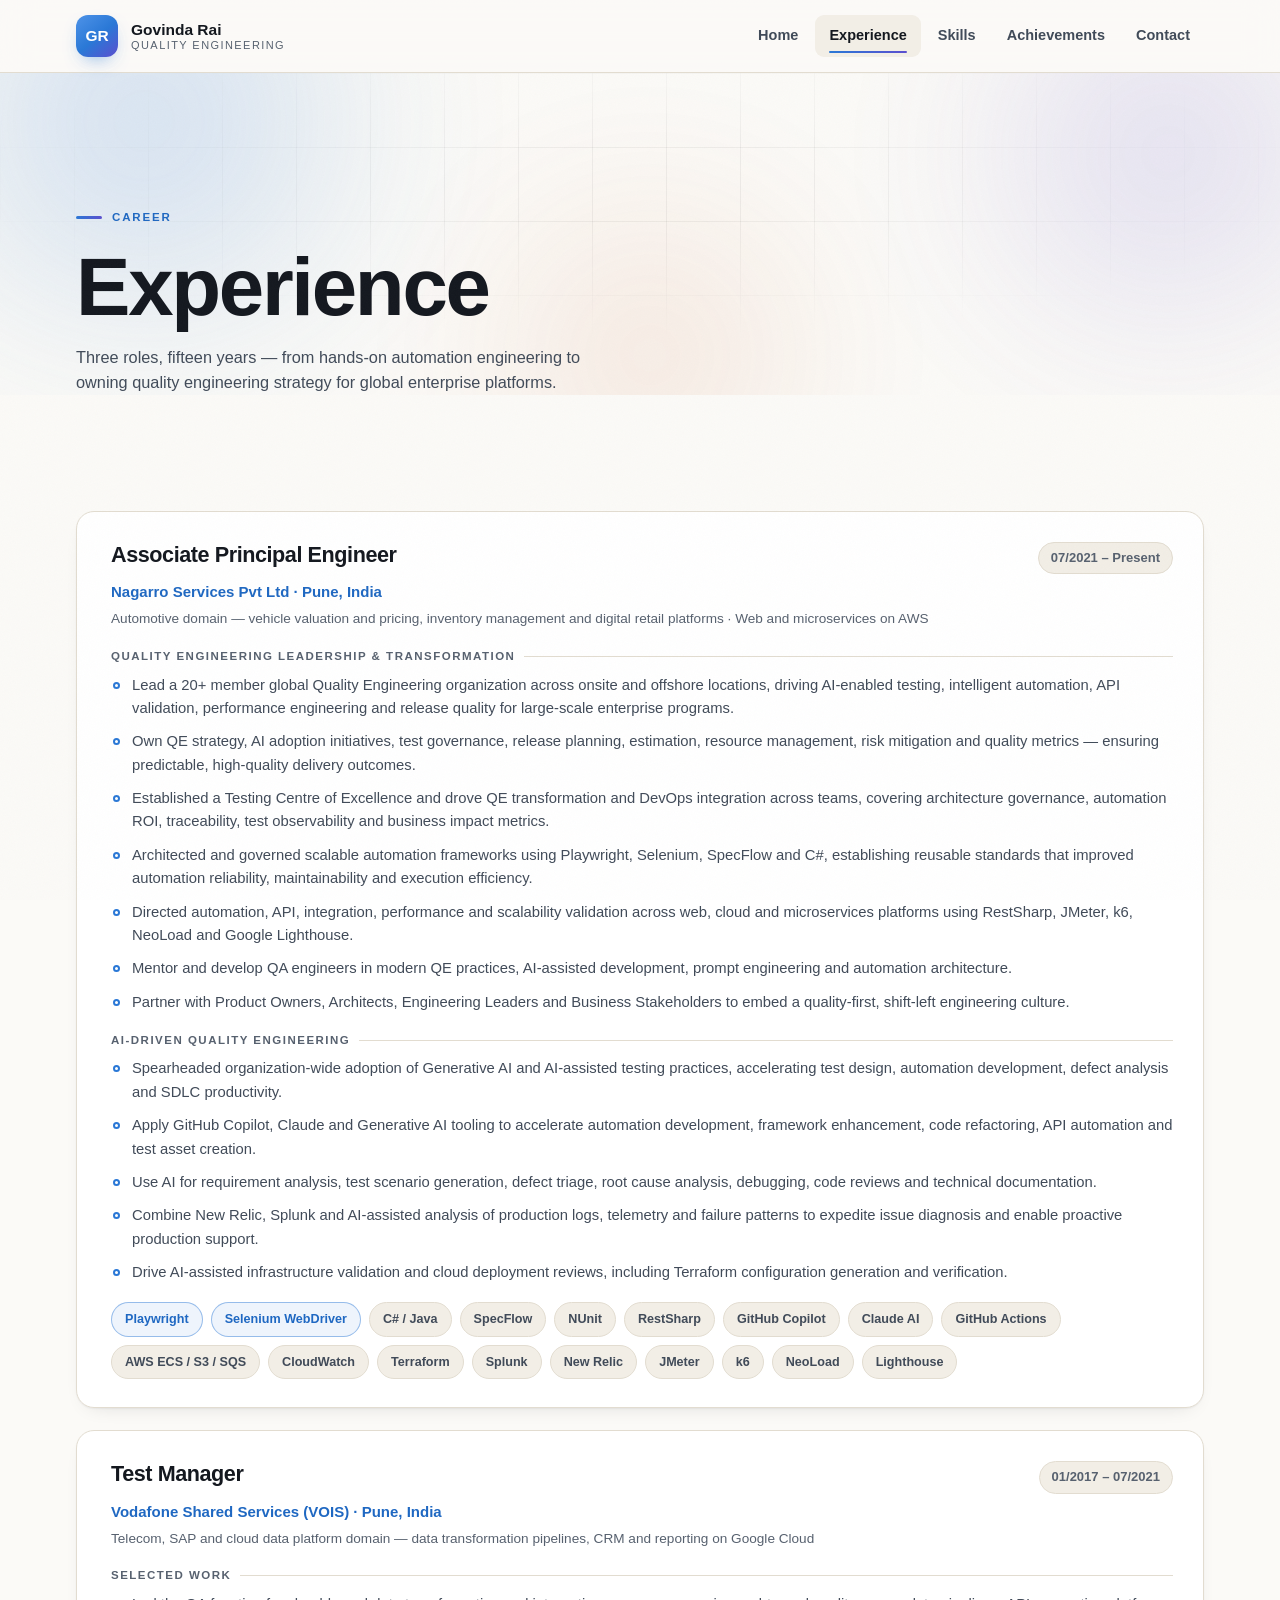
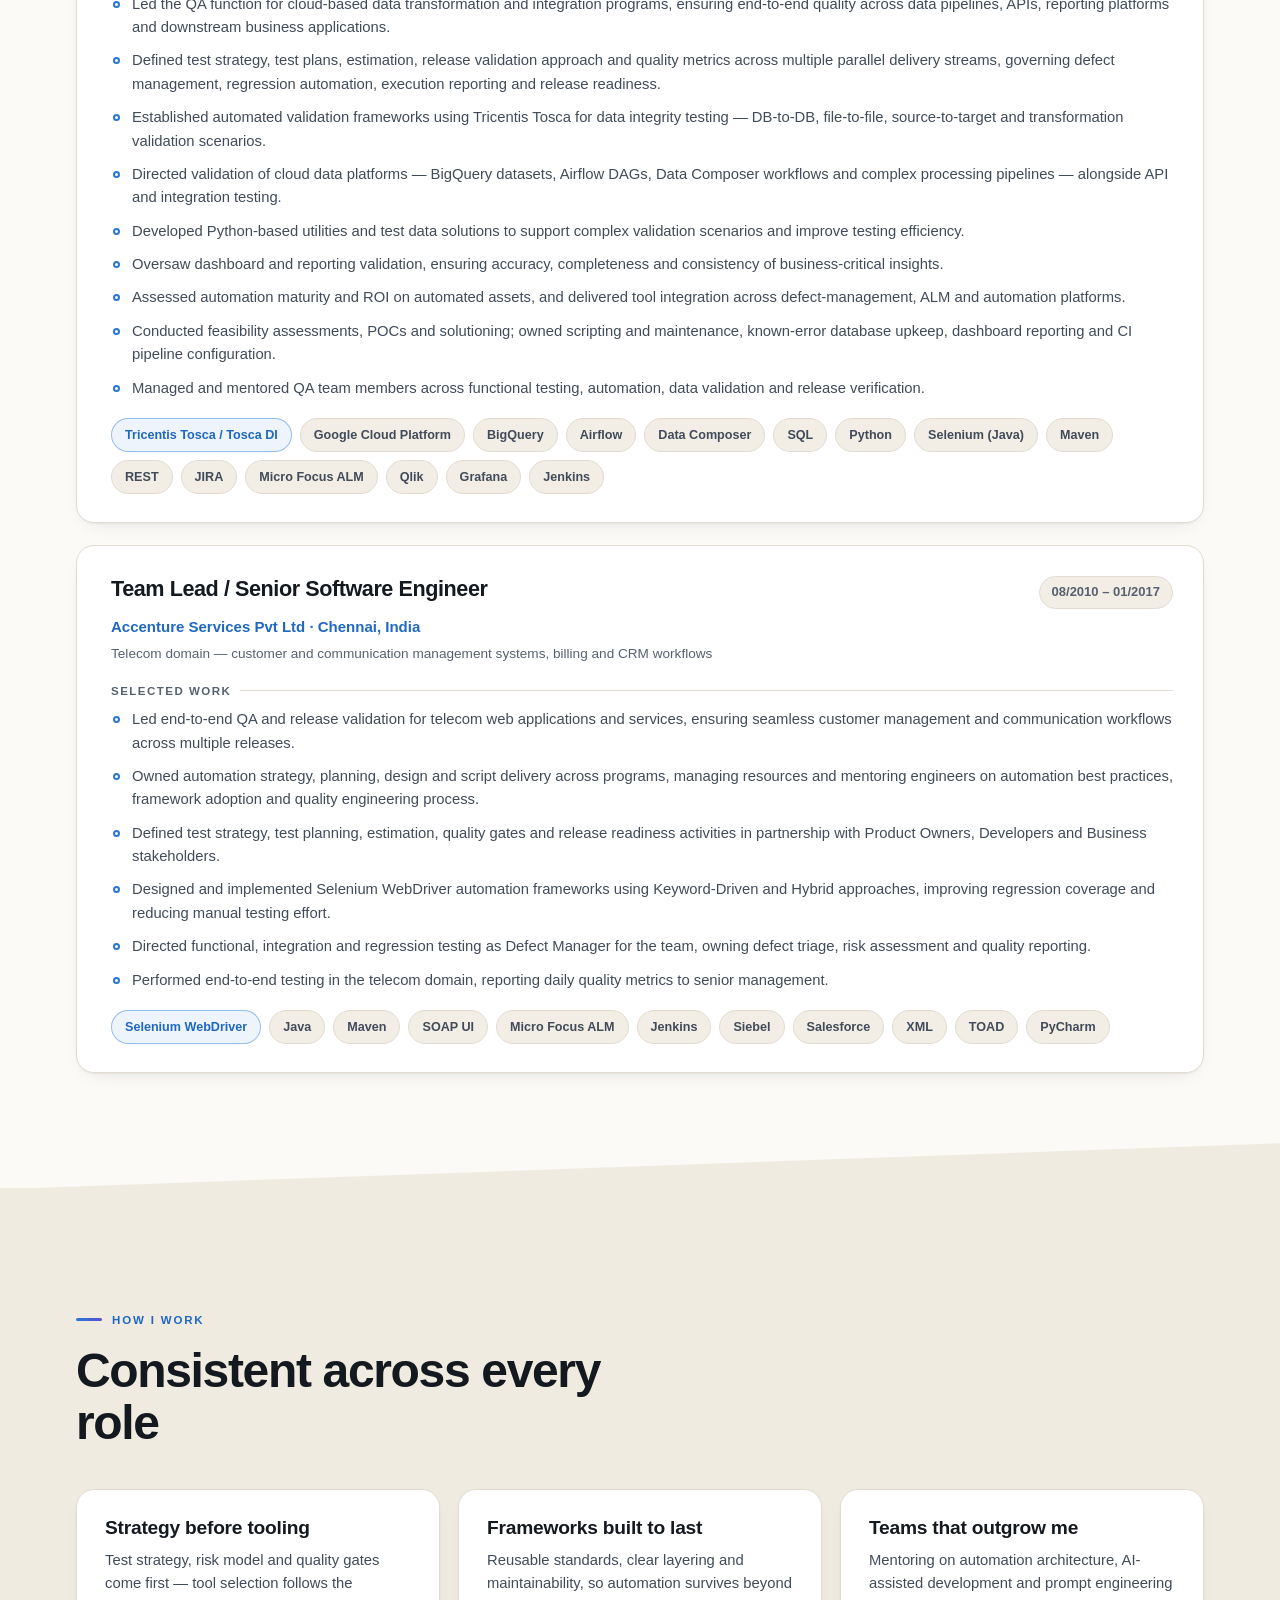
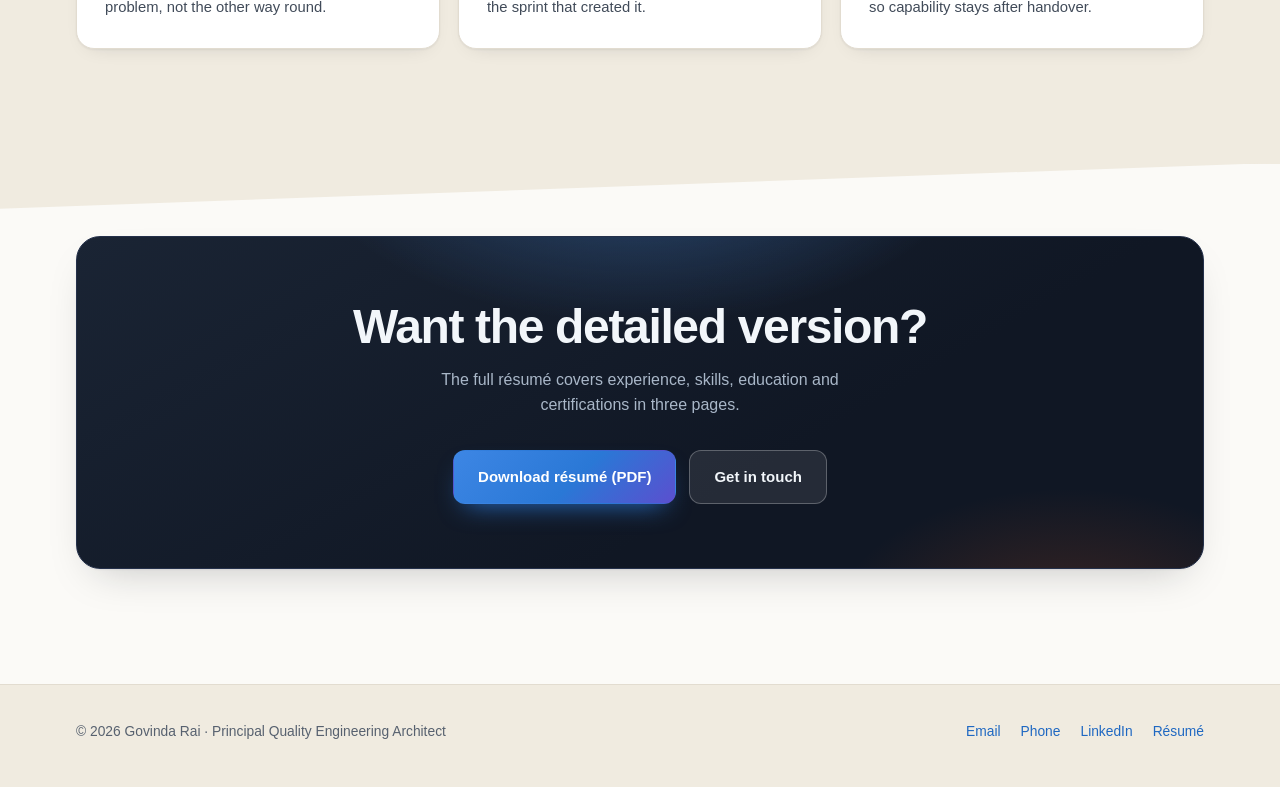
<file: experience.html>
<!DOCTYPE html>
<html lang="en">
<head>
<meta charset="utf-8">
<meta name="viewport" content="width=device-width, initial-scale=1">
<title>Experience — Govinda Rai</title>
<meta name="description" content="15+ years of quality engineering leadership across automotive, telecom and data platform domains — QE strategy, AI-assisted testing, automation architecture and performance engineering.">
<link rel="icon" href="assets/img/favicon.svg" type="image/svg+xml">
<link rel="stylesheet" href="assets/css/style.css">
<script>document.documentElement.classList.add("js");</script>
</head>
<body>
<a class="skip-link" href="#main">Skip to content</a>
<div class="progress" role="presentation"></div>

<header class="site-header">
  <div class="container header-inner">
    <a class="brand" href="index.html">
      <span class="monogram" aria-hidden="true">GR</span>
      <span class="brand-text">
        <span class="brand-name">Govinda Rai</span>
        <span class="brand-role">Quality Engineering</span>
      </span>
    </a>
    <button class="nav-toggle" aria-expanded="false" aria-label="Toggle navigation" aria-controls="nav">
      <span></span>
    </button>
    <nav class="nav" id="nav" aria-label="Main">
      <a href="index.html">Home</a>
      <a href="experience.html">Experience</a>
      <a href="skills.html">Skills</a>
      <a href="achievements.html">Achievements</a>
      <a href="contact.html">Contact</a>
    </nav>
  </div>
</header>

<main id="main">

  <section class="hero" style="padding-bottom:0">
    <div class="aurora" aria-hidden="true"><span></span><span></span><span></span></div>
    <div class="container">
      <div class="section-head reveal in" style="margin-bottom:0">
        <span class="eyebrow">Career</span>
        <h1>Experience</h1>
        <p class="lede">Three roles, fifteen years — from hands-on automation engineering to
           owning quality engineering strategy for global enterprise platforms.</p>
      </div>
    </div>
  </section>

  <section class="section">
    <div class="container">
      <div class="timeline">

        <!-- =============================================== current role -->
        <article class="tl-item spot reveal in" data-delay="1">
          <div class="tl-top">
            <h2 class="tl-role">Associate Principal Engineer</h2>
            <span class="tl-dates">07/2021 – Present</span>
          </div>
          <div class="tl-org">Nagarro Services Pvt Ltd · Pune, India</div>
          <div class="tl-meta">Automotive domain — vehicle valuation and pricing, inventory
             management and digital retail platforms · Web and microservices on AWS</div>

          <div class="tl-group">
            <h4>Quality engineering leadership &amp; transformation</h4>
            <ul class="bullets">
              <li>Lead a 20+ member global Quality Engineering organization across onsite and
                  offshore locations, driving AI-enabled testing, intelligent automation, API
                  validation, performance engineering and release quality for large-scale
                  enterprise programs.</li>
              <li>Own QE strategy, AI adoption initiatives, test governance, release planning,
                  estimation, resource management, risk mitigation and quality metrics — ensuring
                  predictable, high-quality delivery outcomes.</li>
              <li>Established a Testing Centre of Excellence and drove QE transformation and
                  DevOps integration across teams, covering architecture governance, automation
                  ROI, traceability, test observability and business impact metrics.</li>
              <li>Architected and governed scalable automation frameworks using Playwright,
                  Selenium, SpecFlow and C#, establishing reusable standards that improved
                  automation reliability, maintainability and execution efficiency.</li>
              <li>Directed automation, API, integration, performance and scalability validation
                  across web, cloud and microservices platforms using RestSharp, JMeter, k6,
                  NeoLoad and Google Lighthouse.</li>
              <li>Mentor and develop QA engineers in modern QE practices, AI-assisted development,
                  prompt engineering and automation architecture.</li>
              <li>Partner with Product Owners, Architects, Engineering Leaders and Business
                  Stakeholders to embed a quality-first, shift-left engineering culture.</li>
            </ul>
          </div>

          <div class="tl-group">
            <h4>AI-driven quality engineering</h4>
            <ul class="bullets">
              <li>Spearheaded organization-wide adoption of Generative AI and AI-assisted testing
                  practices, accelerating test design, automation development, defect analysis and
                  SDLC productivity.</li>
              <li>Apply GitHub Copilot, Claude and Generative AI tooling to accelerate automation
                  development, framework enhancement, code refactoring, API automation and test
                  asset creation.</li>
              <li>Use AI for requirement analysis, test scenario generation, defect triage, root
                  cause analysis, debugging, code reviews and technical documentation.</li>
              <li>Combine New Relic, Splunk and AI-assisted analysis of production logs, telemetry
                  and failure patterns to expedite issue diagnosis and enable proactive production
                  support.</li>
              <li>Drive AI-assisted infrastructure validation and cloud deployment reviews,
                  including Terraform configuration generation and verification.</li>
            </ul>
          </div>

          <div class="chips">
            <span class="chip chip-accent">Playwright</span>
            <span class="chip chip-accent">Selenium WebDriver</span>
            <span class="chip">C# / Java</span>
            <span class="chip">SpecFlow</span>
            <span class="chip">NUnit</span>
            <span class="chip">RestSharp</span>
            <span class="chip">GitHub Copilot</span>
            <span class="chip">Claude AI</span>
            <span class="chip">GitHub Actions</span>
            <span class="chip">AWS ECS / S3 / SQS</span>
            <span class="chip">CloudWatch</span>
            <span class="chip">Terraform</span>
            <span class="chip">Splunk</span>
            <span class="chip">New Relic</span>
            <span class="chip">JMeter</span>
            <span class="chip">k6</span>
            <span class="chip">NeoLoad</span>
            <span class="chip">Lighthouse</span>
          </div>
        </article>

        <!-- ================================================ test manager -->
        <article class="tl-item spot reveal" data-delay="1">
          <div class="tl-top">
            <h2 class="tl-role">Test Manager</h2>
            <span class="tl-dates">01/2017 – 07/2021</span>
          </div>
          <div class="tl-org">Vodafone Shared Services (VOIS) · Pune, India</div>
          <div class="tl-meta">Telecom, SAP and cloud data platform domain — data transformation
             pipelines, CRM and reporting on Google Cloud</div>

          <div class="tl-group">
            <h4>Selected work</h4>
            <ul class="bullets">
              <li>Led the QA function for cloud-based data transformation and integration
                  programs, ensuring end-to-end quality across data pipelines, APIs, reporting
                  platforms and downstream business applications.</li>
              <li>Defined test strategy, test plans, estimation, release validation approach and
                  quality metrics across multiple parallel delivery streams, governing defect
                  management, regression automation, execution reporting and release readiness.</li>
              <li>Established automated validation frameworks using Tricentis Tosca for data
                  integrity testing — DB-to-DB, file-to-file, source-to-target and transformation
                  validation scenarios.</li>
              <li>Directed validation of cloud data platforms — BigQuery datasets, Airflow DAGs,
                  Data Composer workflows and complex processing pipelines — alongside API and
                  integration testing.</li>
              <li>Developed Python-based utilities and test data solutions to support complex
                  validation scenarios and improve testing efficiency.</li>
              <li>Oversaw dashboard and reporting validation, ensuring accuracy, completeness and
                  consistency of business-critical insights.</li>
              <li>Assessed automation maturity and ROI on automated assets, and delivered tool
                  integration across defect-management, ALM and automation platforms.</li>
              <li>Conducted feasibility assessments, POCs and solutioning; owned scripting and
                  maintenance, known-error database upkeep, dashboard reporting and CI pipeline
                  configuration.</li>
              <li>Managed and mentored QA team members across functional testing, automation,
                  data validation and release verification.</li>
            </ul>
          </div>

          <div class="chips">
            <span class="chip chip-accent">Tricentis Tosca / Tosca DI</span>
            <span class="chip">Google Cloud Platform</span>
            <span class="chip">BigQuery</span>
            <span class="chip">Airflow</span>
            <span class="chip">Data Composer</span>
            <span class="chip">SQL</span>
            <span class="chip">Python</span>
            <span class="chip">Selenium (Java)</span>
            <span class="chip">Maven</span>
            <span class="chip">REST</span>
            <span class="chip">JIRA</span>
            <span class="chip">Micro Focus ALM</span>
            <span class="chip">Qlik</span>
            <span class="chip">Grafana</span>
            <span class="chip">Jenkins</span>
          </div>
        </article>

        <!-- =================================================== team lead -->
        <article class="tl-item spot reveal" data-delay="1">
          <div class="tl-top">
            <h2 class="tl-role">Team Lead / Senior Software Engineer</h2>
            <span class="tl-dates">08/2010 – 01/2017</span>
          </div>
          <div class="tl-org">Accenture Services Pvt Ltd · Chennai, India</div>
          <div class="tl-meta">Telecom domain — customer and communication management systems,
             billing and CRM workflows</div>

          <div class="tl-group">
            <h4>Selected work</h4>
            <ul class="bullets">
              <li>Led end-to-end QA and release validation for telecom web applications and
                  services, ensuring seamless customer management and communication workflows
                  across multiple releases.</li>
              <li>Owned automation strategy, planning, design and script delivery across programs,
                  managing resources and mentoring engineers on automation best practices,
                  framework adoption and quality engineering process.</li>
              <li>Defined test strategy, test planning, estimation, quality gates and release
                  readiness activities in partnership with Product Owners, Developers and Business
                  stakeholders.</li>
              <li>Designed and implemented Selenium WebDriver automation frameworks using
                  Keyword-Driven and Hybrid approaches, improving regression coverage and reducing
                  manual testing effort.</li>
              <li>Directed functional, integration and regression testing as Defect Manager for
                  the team, owning defect triage, risk assessment and quality reporting.</li>
              <li>Performed end-to-end testing in the telecom domain, reporting daily quality
                  metrics to senior management.</li>
            </ul>
          </div>

          <div class="chips">
            <span class="chip chip-accent">Selenium WebDriver</span>
            <span class="chip">Java</span>
            <span class="chip">Maven</span>
            <span class="chip">SOAP UI</span>
            <span class="chip">Micro Focus ALM</span>
            <span class="chip">Jenkins</span>
            <span class="chip">Siebel</span>
            <span class="chip">Salesforce</span>
            <span class="chip">XML</span>
            <span class="chip">TOAD</span>
            <span class="chip">PyCharm</span>
          </div>
        </article>

      </div>
    </div>
  </section>

  <!-- ======================================= CREAM: how I work =========== -->
  <section class="section section--light" aria-labelledby="how-h">
    <div class="container">
      <div class="section-head reveal">
        <span class="eyebrow">How I work</span>
        <h2 id="how-h">Consistent across every role</h2>
      </div>
      <div class="grid grid-3">
        <article class="card spot reveal" data-delay="1">
          <h3>Strategy before tooling</h3>
          <p>Test strategy, risk model and quality gates come first — tool selection follows the
             problem, not the other way round.</p>
        </article>
        <article class="card spot reveal" data-delay="2">
          <h3>Frameworks built to last</h3>
          <p>Reusable standards, clear layering and maintainability, so automation survives
             beyond the sprint that created it.</p>
        </article>
        <article class="card spot reveal" data-delay="3">
          <h3>Teams that outgrow me</h3>
          <p>Mentoring on automation architecture, AI-assisted development and prompt engineering
             so capability stays after handover.</p>
        </article>
      </div>
    </div>
  </section>

  <section class="section" style="padding-top:clamp(40px,6vw,72px)">
    <div class="container">
      <div class="cta reveal">
        <h2>Want the detailed version?</h2>
        <p>The full résumé covers experience, skills, education and certifications in three pages.</p>
        <div class="btn-row">
          <a class="btn btn-primary" href="assets/files/Govinda_Rai_Resume.pdf" download>Download résumé (PDF)</a>
          <a class="btn btn-ghost" href="contact.html">Get in touch</a>
        </div>
      </div>
    </div>
  </section>

</main>

<footer class="site-footer">
  <div class="container footer-inner">
    <span>© <span data-year>2026</span> Govinda Rai · Principal Quality Engineering Architect</span>
    <div class="footer-links">
      <a href="mailto:Govinda.rai@gmail.com">Email</a>
      <a href="tel:+917200488556">Phone</a>
      <a href="https://www.linkedin.com/in/govinda1988/" rel="noopener" target="_blank">LinkedIn</a>
      <a href="assets/files/Govinda_Rai_Resume.pdf" download>Résumé</a>
    </div>
  </div>
</footer>

<button class="to-top" type="button" aria-label="Back to top">
  <svg width="19" height="19" viewBox="0 0 24 24" fill="none" aria-hidden="true">
    <path d="M12 19V6m0 0l-6 6m6-6l6 6" stroke="currentColor" stroke-width="2.2"
          stroke-linecap="round" stroke-linejoin="round"/>
  </svg>
</button>

<script src="assets/js/main.js"></script>
</body>
</html>
</file>
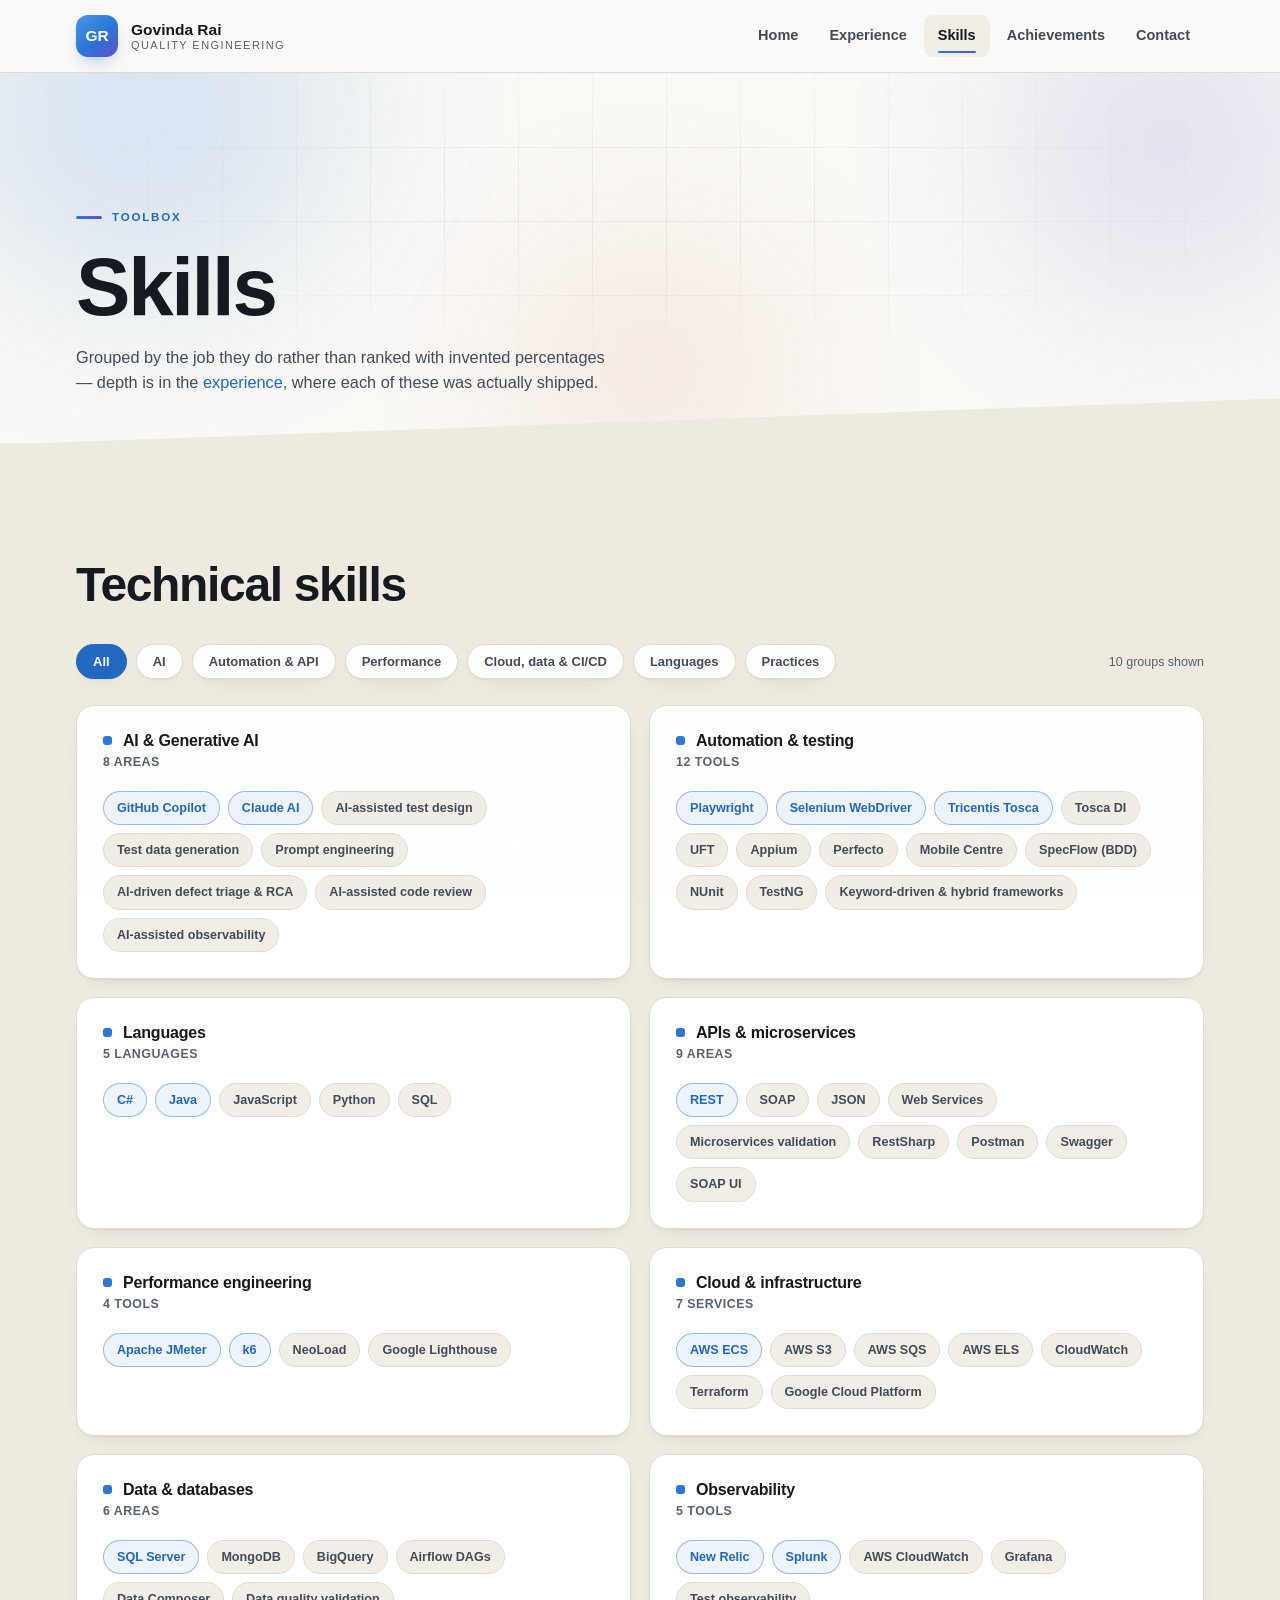
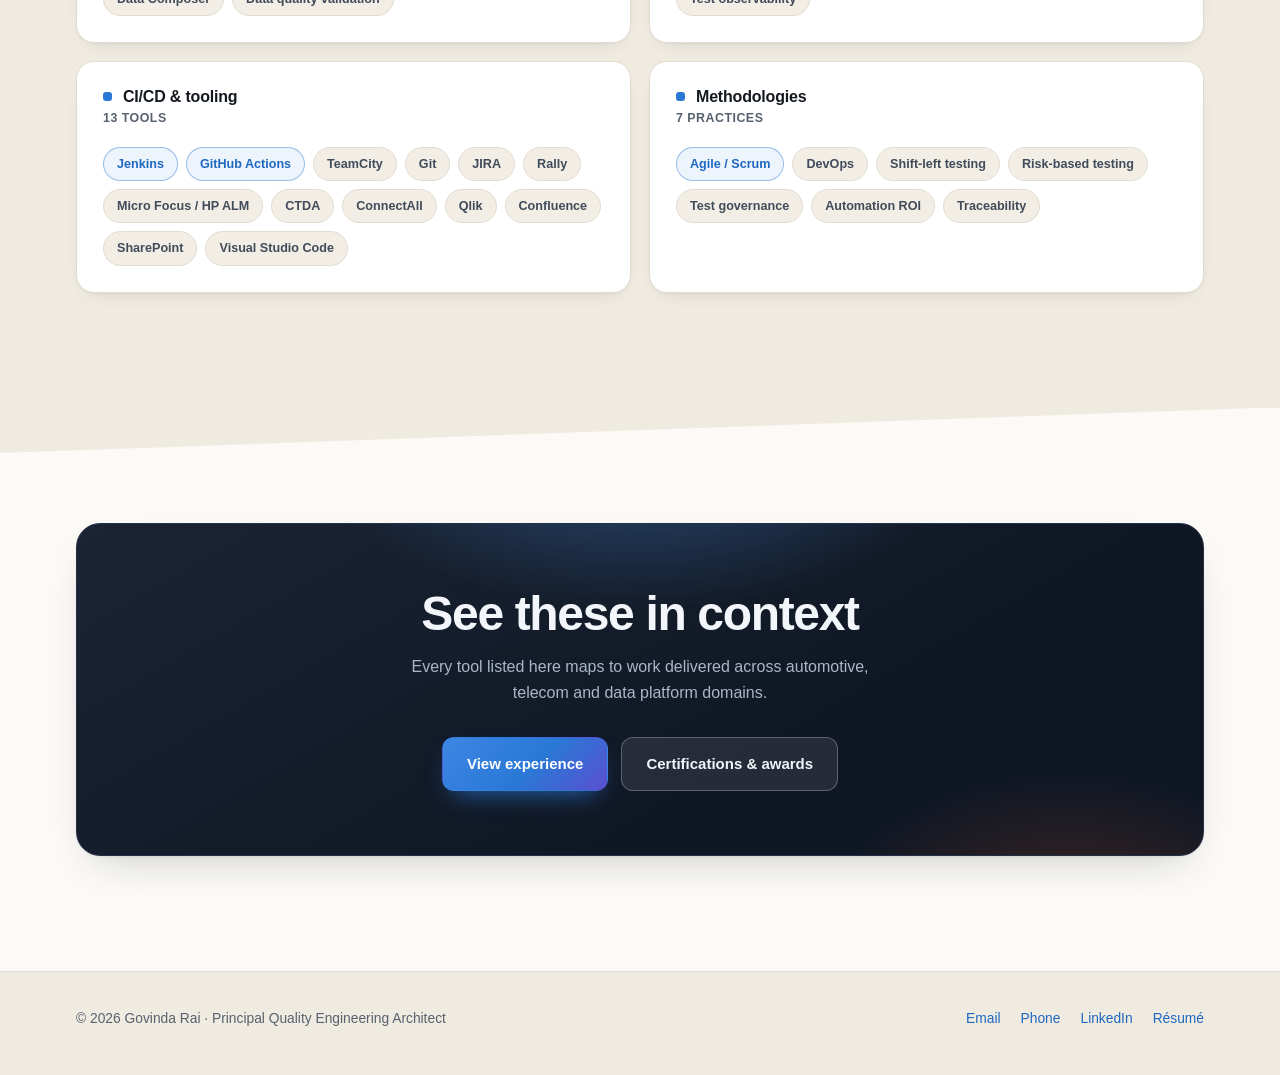
<file: skills.html>
<!DOCTYPE html>
<html lang="en">
<head>
<meta charset="utf-8">
<meta name="viewport" content="width=device-width, initial-scale=1">
<title>Skills — Govinda Rai</title>
<meta name="description" content="Technical skills across AI-assisted testing, automation frameworks, API and performance engineering, cloud, data, observability and CI/CD.">
<link rel="icon" href="assets/img/favicon.svg" type="image/svg+xml">
<link rel="stylesheet" href="assets/css/style.css">
<script>document.documentElement.classList.add("js");</script>
</head>
<body>
<a class="skip-link" href="#main">Skip to content</a>
<div class="progress" role="presentation"></div>

<header class="site-header">
  <div class="container header-inner">
    <a class="brand" href="index.html">
      <span class="monogram" aria-hidden="true">GR</span>
      <span class="brand-text">
        <span class="brand-name">Govinda Rai</span>
        <span class="brand-role">Quality Engineering</span>
      </span>
    </a>
    <button class="nav-toggle" aria-expanded="false" aria-label="Toggle navigation" aria-controls="nav">
      <span></span>
    </button>
    <nav class="nav" id="nav" aria-label="Main">
      <a href="index.html">Home</a>
      <a href="experience.html">Experience</a>
      <a href="skills.html">Skills</a>
      <a href="achievements.html">Achievements</a>
      <a href="contact.html">Contact</a>
    </nav>
  </div>
</header>

<main id="main">

  <section class="hero" style="padding-bottom:clamp(30px,4vw,48px)">
    <div class="aurora" aria-hidden="true"><span></span><span></span><span></span></div>
    <div class="container">
      <div class="section-head reveal in" style="margin-bottom:0">
        <span class="eyebrow">Toolbox</span>
        <h1>Skills</h1>
        <p class="lede">Grouped by the job they do rather than ranked with invented percentages —
           depth is in the <a href="experience.html">experience</a>, where each of these was
           actually shipped.</p>
      </div>
    </div>
  </section>

  <!-- ============================================ CREAM: the toolbox ===== -->
  <section class="section section--light" aria-labelledby="skills-h">
    <div class="container">
      <h2 id="skills-h" class="reveal" style="margin-bottom:34px">Technical skills</h2>

      <div class="filter-bar reveal">
        <button class="filter-btn" type="button" data-filter="all" aria-pressed="true">All</button>
        <button class="filter-btn" type="button" data-filter="ai" aria-pressed="false">AI</button>
        <button class="filter-btn" type="button" data-filter="automation" aria-pressed="false">Automation &amp; API</button>
        <button class="filter-btn" type="button" data-filter="performance" aria-pressed="false">Performance</button>
        <button class="filter-btn" type="button" data-filter="platform" aria-pressed="false">Cloud, data &amp; CI/CD</button>
        <button class="filter-btn" type="button" data-filter="code" aria-pressed="false">Languages</button>
        <button class="filter-btn" type="button" data-filter="practice" aria-pressed="false">Practices</button>
        <span class="filter-count" role="status"></span>
      </div>

      <div class="grid grid-2">

        <div class="skill-block spot reveal" data-group="ai" data-delay="1">
          <h3>AI &amp; Generative AI</h3>
          <div class="count">8 areas</div>
          <div class="chips">
            <span class="chip chip-accent">GitHub Copilot</span>
            <span class="chip chip-accent">Claude AI</span>
            <span class="chip">AI-assisted test design</span>
            <span class="chip">Test data generation</span>
            <span class="chip">Prompt engineering</span>
            <span class="chip">AI-driven defect triage &amp; RCA</span>
            <span class="chip">AI-assisted code review</span>
            <span class="chip">AI-assisted observability</span>
          </div>
        </div>

        <div class="skill-block spot reveal" data-group="automation" data-delay="2">
          <h3>Automation &amp; testing</h3>
          <div class="count">12 tools</div>
          <div class="chips">
            <span class="chip chip-accent">Playwright</span>
            <span class="chip chip-accent">Selenium WebDriver</span>
            <span class="chip chip-accent">Tricentis Tosca</span>
            <span class="chip">Tosca DI</span>
            <span class="chip">UFT</span>
            <span class="chip">Appium</span>
            <span class="chip">Perfecto</span>
            <span class="chip">Mobile Centre</span>
            <span class="chip">SpecFlow (BDD)</span>
            <span class="chip">NUnit</span>
            <span class="chip">TestNG</span>
            <span class="chip">Keyword-driven &amp; hybrid frameworks</span>
          </div>
        </div>

        <div class="skill-block spot reveal" data-group="code" data-delay="1">
          <h3>Languages</h3>
          <div class="count">5 languages</div>
          <div class="chips">
            <span class="chip chip-accent">C#</span>
            <span class="chip chip-accent">Java</span>
            <span class="chip">JavaScript</span>
            <span class="chip">Python</span>
            <span class="chip">SQL</span>
          </div>
        </div>

        <div class="skill-block spot reveal" data-group="automation" data-delay="2">
          <h3>APIs &amp; microservices</h3>
          <div class="count">9 areas</div>
          <div class="chips">
            <span class="chip chip-accent">REST</span>
            <span class="chip">SOAP</span>
            <span class="chip">JSON</span>
            <span class="chip">Web Services</span>
            <span class="chip">Microservices validation</span>
            <span class="chip">RestSharp</span>
            <span class="chip">Postman</span>
            <span class="chip">Swagger</span>
            <span class="chip">SOAP UI</span>
          </div>
        </div>

        <div class="skill-block spot reveal" data-group="performance" data-delay="1">
          <h3>Performance engineering</h3>
          <div class="count">4 tools</div>
          <div class="chips">
            <span class="chip chip-accent">Apache JMeter</span>
            <span class="chip chip-accent">k6</span>
            <span class="chip">NeoLoad</span>
            <span class="chip">Google Lighthouse</span>
          </div>
        </div>

        <div class="skill-block spot reveal" data-group="platform" data-delay="2">
          <h3>Cloud &amp; infrastructure</h3>
          <div class="count">7 services</div>
          <div class="chips">
            <span class="chip chip-accent">AWS ECS</span>
            <span class="chip">AWS S3</span>
            <span class="chip">AWS SQS</span>
            <span class="chip">AWS ELS</span>
            <span class="chip">CloudWatch</span>
            <span class="chip">Terraform</span>
            <span class="chip">Google Cloud Platform</span>
          </div>
        </div>

        <div class="skill-block spot reveal" data-group="platform" data-delay="1">
          <h3>Data &amp; databases</h3>
          <div class="count">6 areas</div>
          <div class="chips">
            <span class="chip chip-accent">SQL Server</span>
            <span class="chip">MongoDB</span>
            <span class="chip">BigQuery</span>
            <span class="chip">Airflow DAGs</span>
            <span class="chip">Data Composer</span>
            <span class="chip">Data quality validation</span>
          </div>
        </div>

        <div class="skill-block spot reveal" data-group="platform" data-delay="2">
          <h3>Observability</h3>
          <div class="count">5 tools</div>
          <div class="chips">
            <span class="chip chip-accent">New Relic</span>
            <span class="chip chip-accent">Splunk</span>
            <span class="chip">AWS CloudWatch</span>
            <span class="chip">Grafana</span>
            <span class="chip">Test observability</span>
          </div>
        </div>

        <div class="skill-block spot reveal" data-group="platform" data-delay="1">
          <h3>CI/CD &amp; tooling</h3>
          <div class="count">13 tools</div>
          <div class="chips">
            <span class="chip chip-accent">Jenkins</span>
            <span class="chip chip-accent">GitHub Actions</span>
            <span class="chip">TeamCity</span>
            <span class="chip">Git</span>
            <span class="chip">JIRA</span>
            <span class="chip">Rally</span>
            <span class="chip">Micro Focus / HP ALM</span>
            <span class="chip">CTDA</span>
            <span class="chip">ConnectAll</span>
            <span class="chip">Qlik</span>
            <span class="chip">Confluence</span>
            <span class="chip">SharePoint</span>
            <span class="chip">Visual Studio Code</span>
          </div>
        </div>

        <div class="skill-block spot reveal" data-group="practice" data-delay="2">
          <h3>Methodologies</h3>
          <div class="count">7 practices</div>
          <div class="chips">
            <span class="chip chip-accent">Agile / Scrum</span>
            <span class="chip">DevOps</span>
            <span class="chip">Shift-left testing</span>
            <span class="chip">Risk-based testing</span>
            <span class="chip">Test governance</span>
            <span class="chip">Automation ROI</span>
            <span class="chip">Traceability</span>
          </div>
        </div>

      </div>
    </div>
  </section>

  <section class="section">
    <div class="container">
      <div class="cta reveal">
        <h2>See these in context</h2>
        <p>Every tool listed here maps to work delivered across automotive, telecom and data
           platform domains.</p>
        <div class="btn-row">
          <a class="btn btn-primary" href="experience.html">View experience</a>
          <a class="btn btn-ghost" href="achievements.html">Certifications &amp; awards</a>
        </div>
      </div>
    </div>
  </section>

</main>

<footer class="site-footer">
  <div class="container footer-inner">
    <span>© <span data-year>2026</span> Govinda Rai · Principal Quality Engineering Architect</span>
    <div class="footer-links">
      <a href="mailto:Govinda.rai@gmail.com">Email</a>
      <a href="tel:+917200488556">Phone</a>
      <a href="https://www.linkedin.com/in/govinda1988/" rel="noopener" target="_blank">LinkedIn</a>
      <a href="assets/files/Govinda_Rai_Resume.pdf" download>Résumé</a>
    </div>
  </div>
</footer>

<button class="to-top" type="button" aria-label="Back to top">
  <svg width="19" height="19" viewBox="0 0 24 24" fill="none" aria-hidden="true">
    <path d="M12 19V6m0 0l-6 6m6-6l6 6" stroke="currentColor" stroke-width="2.2"
          stroke-linecap="round" stroke-linejoin="round"/>
  </svg>
</button>

<script src="assets/js/main.js"></script>
</body>
</html>
</file>
<file: assets/css/style.css>
/* ==========================================================================
   Govinda Rai — portfolio  ·  v3 (light theme)

   Marks (fills, caps, bars) use the light-surface set validated with the
   dataviz six-checks validator against #F5F2EC:
       #2a78d6  #c9531d  #0f8f5c   → all six checks PASS
   Text-weight variants are stepped darker so they clear WCAG AA for body copy
   on all three surfaces (page #FBFAF7, card #FFFFFF, band #F0EBE0):
       #1F68C2 (5.3–5.5:1)   #B4491A (4.5–5.4:1)   #0C7A4E (4.5–5.4:1)
   Ink: #14181F 17:1 · #414B59 8.5:1 · #57616F 5.3:1
   ========================================================================== */

:root {
  /* --- surfaces --------------------------------------------------------- */
  --bg:        #FBFAF7;   /* page */
  --panel:     #FFFFFF;   /* card */
  --panel-2:   #FDFCFA;   /* card gradient partner */
  --panel-3:   #F2EEE6;   /* icon wells, hover */
  --band:      #F0EBE0;   /* the tinted rhythm band */
  --band-2:    #E7E0D2;
  --line:      #E2DCD0;
  --line-soft: #EDE8DE;

  /* --- ink -------------------------------------------------------------- */
  --ink:   #14181F;
  --ink-2: #414B59;
  --ink-3: #57616F;

  /* --- marks (validated) ------------------------------------------------ */
  --blue:   #2a78d6;
  --orange: #c9531d;
  --green:  #0f8f5c;
  --violet: #5B4FCF;
  --yellow: #a8760a;

  /* --- text-weight accents (AA body) ----------------------------------- */
  --blue-t:   #1F68C2;
  --orange-t: #B4491A;
  --green-t:  #0C7A4E;
  --violet-t: #4C40B8;

  /* --- inverted band (the dark CTA) ------------------------------------ */
  --dark:      #101724;
  --dark-2:    #1A2434;
  --dark-ink:  #F2F6FA;
  --dark-ink2: #A9B7C8;
  --dark-line: #2A3446;

  --radius:    18px;
  --radius-sm: 11px;
  --maxw:      1180px;

  --ease:   cubic-bezier(0.22, 0.61, 0.36, 1);
  --bounce: cubic-bezier(0.34, 1.4, 0.64, 1);

  --shadow:    0 1px 2px rgba(20,24,31,.05), 0 18px 44px -20px rgba(20,24,31,.26);
  --shadow-sm: 0 1px 2px rgba(20,24,31,.05), 0 8px 22px -14px rgba(20,24,31,.20);

  --sans: "Segoe UI", -apple-system, BlinkMacSystemFont, Roboto, "Helvetica Neue", Arial, sans-serif;
}

*, *::before, *::after { box-sizing: border-box; }

html { scroll-behavior: smooth; -webkit-text-size-adjust: 100%; }

body {
  margin: 0;
  background: var(--bg);
  color: var(--ink);
  font-family: var(--sans);
  font-size: 16px;
  line-height: 1.6;
  -webkit-font-smoothing: antialiased;
  overflow-x: hidden;
}

/* very light paper grain */
body::after {
  content: "";
  position: fixed; inset: 0; z-index: 3; pointer-events: none;
  opacity: .028;
  background-image: url("data:image/svg+xml,%3Csvg xmlns='http://www.w3.org/2000/svg' width='140' height='140'%3E%3Cfilter id='n'%3E%3CfeTurbulence type='fractalNoise' baseFrequency='.85' numOctaves='3'/%3E%3C/filter%3E%3Crect width='140' height='140' filter='url(%23n)'/%3E%3C/svg%3E");
}

img, svg { max-width: 100%; height: auto; display: block; }
a { color: var(--blue-t); text-decoration: none; }
a:hover { text-decoration: underline; text-underline-offset: 3px; }

:focus-visible { outline: 2px solid var(--blue-t); outline-offset: 3px; border-radius: 5px; }

.container { width: 100%; max-width: var(--maxw); margin-inline: auto; padding-inline: 26px; }

.skip-link {
  position: absolute; left: -9999px; top: 0; z-index: 300;
  background: var(--blue-t); color: #fff; padding: 11px 18px; font-weight: 700;
}
.skip-link:focus { left: 12px; top: 12px; }

/* ==========================================================================
   Scroll progress
   ========================================================================== */
.progress {
  position: fixed; top: 0; left: 0; height: 3px; width: 0; z-index: 200;
  pointer-events: none;
  background: linear-gradient(90deg, var(--blue), var(--violet) 48%, var(--orange));
  transition: width .1s linear;
}

/* ==========================================================================
   Header
   ========================================================================== */
.site-header {
  position: sticky; top: 0; z-index: 100;
  background: rgba(251, 250, 247, .84);
  backdrop-filter: blur(16px) saturate(130%);
  border-bottom: 1px solid var(--line);
}
.header-inner {
  display: flex; align-items: center; justify-content: space-between;
  gap: 20px; height: 72px;
}

.brand { display: flex; align-items: center; gap: 13px; color: var(--ink); }
.brand:hover { text-decoration: none; }

.monogram {
  width: 42px; height: 42px; flex: 0 0 42px;
  border-radius: 12px; display: grid; place-items: center;
  font-weight: 800; font-size: 15.5px; color: #fff;
  background: linear-gradient(140deg, #4E93E8, var(--blue) 52%, var(--violet));
  box-shadow: 0 8px 20px -10px rgba(42,120,214,.85);
}
.brand-text { display: flex; flex-direction: column; line-height: 1.15; }
.brand-name { font-weight: 700; font-size: 15.5px; }
.brand-role {
  font-size: 11px; color: var(--ink-3);
  letter-spacing: .13em; text-transform: uppercase;
}

.nav { display: flex; align-items: center; gap: 3px; }
.nav a {
  position: relative; color: var(--ink-2);
  font-size: 14.5px; font-weight: 600; padding: 9px 14px; border-radius: 9px;
  transition: color .2s var(--ease), background .2s var(--ease);
}
.nav a:hover { color: var(--ink); background: var(--panel-3); text-decoration: none; }
.nav a[aria-current="page"] { color: var(--ink); background: var(--panel-3); }
.nav a[aria-current="page"]::after {
  content: ""; position: absolute; left: 14px; right: 14px; bottom: 4px;
  height: 2px; border-radius: 2px;
  background: linear-gradient(90deg, var(--blue), var(--violet));
}

.nav-toggle {
  display: none; background: var(--panel); border: 1px solid var(--line);
  color: var(--ink); width: 44px; height: 40px; border-radius: 10px; cursor: pointer;
}
.nav-toggle span, .nav-toggle span::before, .nav-toggle span::after {
  display: block; width: 18px; height: 2px; background: var(--ink);
  border-radius: 2px; position: relative; margin-inline: auto;
  transition: transform .25s var(--ease), opacity .2s;
}
.nav-toggle span::before { content: ""; position: absolute; top: -6px; }
.nav-toggle span::after  { content: ""; position: absolute; top: 6px; }
.nav-toggle[aria-expanded="true"] span { background: transparent; }
.nav-toggle[aria-expanded="true"] span::before { transform: translateY(6px) rotate(45deg); }
.nav-toggle[aria-expanded="true"] span::after  { transform: translateY(-6px) rotate(-45deg); }

@media (max-width: 900px) {
  .nav-toggle { display: block; }
  .nav {
    position: fixed; inset: 72px 0 auto 0; flex-direction: column;
    align-items: stretch; gap: 2px; padding: 14px 22px 22px;
    background: rgba(251,250,247,.99); border-bottom: 1px solid var(--line);
    box-shadow: var(--shadow);
    transform: translateY(-14px); opacity: 0; pointer-events: none;
    transition: opacity .22s var(--ease), transform .22s var(--ease);
  }
  .nav.open { opacity: 1; transform: none; pointer-events: auto; }
  .nav a { padding: 13px 15px; font-size: 16px; }
  .brand-role { display: none; }
}

/* ==========================================================================
   Type
   ========================================================================== */
h1, h2, h3, h4 { margin: 0; line-height: 1.08; letter-spacing: -.028em; font-weight: 800; color: var(--ink); }
h1 { font-size: clamp(2.6rem, 7vw, 5.1rem); }
h2 { font-size: clamp(1.85rem, 4.2vw, 3rem); }
h3 { font-size: 1.2rem; letter-spacing: -.012em; font-weight: 700; }
p  { margin: 0 0 1rem; color: var(--ink-2); }
p:last-child { margin-bottom: 0; }

.section { padding: clamp(64px, 9vw, 118px) 0; position: relative; }

.section-head { margin-bottom: 40px; max-width: 60ch; }
.section-head p { margin-top: 14px; font-size: 1.02rem; }

.eyebrow {
  display: inline-flex; align-items: center; gap: 10px;
  font-size: 11.5px; font-weight: 800; letter-spacing: .16em;
  text-transform: uppercase; color: var(--blue-t); margin-bottom: 16px;
}
.eyebrow::before {
  content: ""; width: 26px; height: 3px; border-radius: 3px;
  background: linear-gradient(90deg, var(--blue), var(--violet));
}

.lede { font-size: clamp(1.06rem, 1.7vw, 1.26rem); color: var(--ink-2); max-width: 62ch; line-height: 1.55; }

.grad {
  background: linear-gradient(104deg, var(--blue-t) 4%, var(--violet) 52%, var(--orange-t) 96%);
  -webkit-background-clip: text; background-clip: text; color: transparent;
}

/* ==========================================================================
   HERO — soft aurora on paper
   ========================================================================== */
.hero { position: relative; overflow: hidden; padding: clamp(64px, 10vw, 128px) 0 clamp(52px, 7vw, 84px); }

.aurora { position: absolute; inset: -20% -10% auto -10%; height: 150%; z-index: -1; pointer-events: none; }
.aurora span { position: absolute; border-radius: 50%; filter: blur(78px); opacity: .3; will-change: transform; }
.aurora span:nth-child(1) {
  width: 46rem; height: 30rem; left: -6rem; top: -8rem;
  background: radial-gradient(circle, rgba(42,120,214,.75), transparent 66%);
  animation: float1 19s ease-in-out infinite;
}
.aurora span:nth-child(2) {
  width: 38rem; height: 28rem; right: -4rem; top: -5rem;
  background: radial-gradient(circle, rgba(91,79,207,.6), transparent 66%);
  animation: float2 23s ease-in-out infinite;
}
.aurora span:nth-child(3) {
  width: 32rem; height: 24rem; left: 34%; top: 32%;
  background: radial-gradient(circle, rgba(201,83,29,.42), transparent 68%);
  animation: float3 27s ease-in-out infinite;
}
@keyframes float1 { 0%,100%{transform:translate3d(0,0,0) scale(1)} 50%{transform:translate3d(7%,7%,0) scale(1.14)} }
@keyframes float2 { 0%,100%{transform:translate3d(0,0,0) scale(1)} 50%{transform:translate3d(-9%,10%,0) scale(1.1)} }
@keyframes float3 { 0%,100%{transform:translate3d(0,0,0) scale(1)} 50%{transform:translate3d(6%,-11%,0) scale(1.2)} }

/* blueprint grid, dark lines on paper */
.hero::before {
  content: ""; position: absolute; inset: 0; z-index: -1; pointer-events: none;
  background-image:
    linear-gradient(rgba(20,24,31,.055) 1px, transparent 1px),
    linear-gradient(90deg, rgba(20,24,31,.055) 1px, transparent 1px);
  background-size: 74px 74px;
  mask-image: radial-gradient(72% 62% at 50% 34%, #000 20%, transparent 78%);
}

.hero-split {
  display: grid; grid-template-columns: minmax(0, 1.35fr) minmax(0, .65fr);
  gap: clamp(30px, 5vw, 64px); align-items: center;
}
@media (max-width: 940px) {
  .hero-split { grid-template-columns: 1fr; }
  .hero-portrait { order: -1; justify-self: start; }
}

.hero-name { font-size: clamp(2.9rem, 9.2vw, 6.6rem); line-height: .93; letter-spacing: -.042em; margin-bottom: 20px; }
.hero-split .hero-name { font-size: clamp(2.4rem, 5.4vw, 4.4rem); }
.hero-name .line { display: block; }

/* portrait + rotating ring */
.hero-portrait { position: relative; width: clamp(196px, 26vw, 296px); }
.hero-portrait::before {
  content: ""; position: absolute; inset: -13px; border-radius: 50%;
  background: conic-gradient(from 0deg, var(--blue), var(--violet), var(--orange), var(--green), var(--blue));
  animation: spin 11s linear infinite; filter: blur(1px);
}
.hero-portrait::after {
  content: ""; position: absolute; inset: -5px; border-radius: 50%; background: var(--bg);
}
@keyframes spin { to { transform: rotate(360deg); } }

.hero-portrait img {
  position: relative; z-index: 1;
  width: 100%; aspect-ratio: 1; border-radius: 50%;
  object-fit: cover; object-position: 50% 50%;
  border: 3px solid #fff;
  box-shadow: 0 22px 50px -20px rgba(20,24,31,.45);
}

.portrait-badge {
  position: absolute; z-index: 2; bottom: 6px; left: 50%; transform: translateX(-50%);
  display: inline-flex; align-items: center; gap: 8px;
  padding: 7px 15px; border-radius: 100px; white-space: nowrap;
  background: rgba(255,255,255,.95); border: 1px solid var(--line);
  backdrop-filter: blur(8px); box-shadow: var(--shadow-sm);
  font-size: 11.6px; font-weight: 700; letter-spacing: .07em;
  text-transform: uppercase; color: var(--ink);
}
.portrait-badge .live {
  width: 7px; height: 7px; border-radius: 50%; background: var(--green);
  box-shadow: 0 0 0 4px rgba(15,143,92,.18);
  animation: blip 2.4s ease-in-out infinite;
}
@keyframes blip { 0%,100%{opacity:1} 50%{opacity:.35} }

.avatar {
  width: 74px; height: 74px; border-radius: 50%; object-fit: cover;
  object-position: 50% 50%; flex: 0 0 74px;
  border: 2px solid #fff; box-shadow: var(--shadow-sm);
}

.role-pill {
  display: inline-flex; align-items: center; gap: 11px;
  padding: 8px 17px 8px 13px; border-radius: 100px;
  background: rgba(42,120,214,.09); border: 1px solid rgba(42,120,214,.32);
  color: var(--blue-t); font-size: 13.4px; font-weight: 700;
  letter-spacing: .05em; text-transform: uppercase; margin-bottom: 26px;
}
.role-pill .live {
  width: 8px; height: 8px; border-radius: 50%; background: var(--green);
  box-shadow: 0 0 0 4px rgba(15,143,92,.18);
  animation: blip 2.4s ease-in-out infinite;
}

.hero-meta {
  display: flex; flex-wrap: wrap; align-items: center; gap: 9px 13px;
  color: var(--ink-2); font-size: 1rem; margin-bottom: 20px; font-weight: 600;
}
.hero-meta .sep { width: 5px; height: 5px; border-radius: 50%; background: #B9B2A4; }
@media (max-width: 620px) {
  .hero-meta { gap: 6px 16px; }
  .hero-meta .sep { display: none; }
}

/* ==========================================================================
   Buttons
   ========================================================================== */
.btn-row { display: flex; flex-wrap: wrap; gap: 13px; margin-top: 32px; }

.btn {
  display: inline-flex; align-items: center; gap: 10px;
  padding: 14px 24px; border-radius: 12px;
  font-size: 15px; font-weight: 700; border: 1px solid transparent; cursor: pointer;
  transition: transform .22s var(--bounce), box-shadow .22s var(--ease),
              background .22s var(--ease), border-color .22s var(--ease);
}
.btn:hover { text-decoration: none; transform: translateY(-3px); }
.btn svg { transition: transform .22s var(--ease); }
.btn:hover svg { transform: translateX(3px); }

.btn-primary {
  background: linear-gradient(135deg, #3D86E4, var(--blue) 55%, var(--violet));
  color: #fff; box-shadow: 0 12px 26px -12px rgba(42,120,214,.9);
}
.btn-primary:hover { box-shadow: 0 18px 34px -14px rgba(42,120,214,1); }

.btn-ghost { background: var(--panel); border-color: var(--line); color: var(--ink); box-shadow: var(--shadow-sm); }
.btn-ghost:hover { border-color: var(--blue); background: rgba(42,120,214,.07); }

/* ==========================================================================
   Marquee
   ========================================================================== */
.marquee {
  position: relative; overflow: hidden; padding: 20px 0;
  border-block: 1px solid var(--line);
  background: var(--band);
  mask-image: linear-gradient(90deg, transparent, #000 9%, #000 91%, transparent);
}
.marquee-track { display: flex; width: max-content; animation: slide 42s linear infinite; }
.marquee:hover .marquee-track { animation-play-state: paused; }
.marquee-group { display: flex; align-items: center; gap: 42px; padding-right: 42px; }
.marquee-group span {
  font-size: 15px; font-weight: 700; letter-spacing: .04em;
  color: var(--ink-3); white-space: nowrap; transition: color .2s var(--ease);
}
.marquee-group span:hover { color: var(--blue-t); }
.marquee-group i {
  display: block; width: 6px; height: 6px; border-radius: 50%;
  background: var(--blue); opacity: .5; flex: 0 0 6px;
}
@keyframes slide { from { transform: translateX(0) } to { transform: translateX(-50%) } }

/* ==========================================================================
   Bento
   ========================================================================== */
.bento { display: grid; grid-template-columns: repeat(6, minmax(0,1fr)); gap: 16px; }
.bento > * { grid-column: span 2; }
.bento .b-wide { grid-column: span 4; }
.bento .b-half { grid-column: span 3; }
.bento .b-full { grid-column: span 6; }
@media (max-width: 980px) {
  .bento { grid-template-columns: repeat(2, minmax(0,1fr)); }
  .bento > *, .bento .b-wide, .bento .b-half, .bento .b-full { grid-column: span 2; }
}

/* ==========================================================================
   Cards + spotlight
   ========================================================================== */
.card {
  position: relative; overflow: hidden;
  padding: 28px; border-radius: var(--radius);
  background: var(--panel);
  border: 1px solid var(--line);
  box-shadow: var(--shadow-sm);
  transition: transform .32s var(--ease), border-color .32s var(--ease), box-shadow .32s var(--ease);
}
.card:hover { transform: translateY(-5px); border-color: #CFC6B4; box-shadow: var(--shadow); }
.card h3 { margin-bottom: 10px; }
.card p { font-size: 14.8px; }

.spot::before {
  content: ""; position: absolute; inset: 0; pointer-events: none;
  opacity: 0; transition: opacity .3s var(--ease);
  background: radial-gradient(16rem 16rem at var(--mx, 50%) var(--my, 50%),
              rgba(42,120,214,.10), transparent 68%);
}
.spot:hover::before { opacity: 1; }

.card.accent-b { border-top: 3px solid var(--blue); }
.card.accent-o { border-top: 3px solid var(--orange); }
.card.accent-g { border-top: 3px solid var(--green); }
.card.accent-y { border-top: 3px solid var(--yellow); }

.card-icon {
  width: 46px; height: 46px; border-radius: 13px;
  display: grid; place-items: center; margin-bottom: 18px;
  background: var(--panel-3); border: 1px solid var(--line);
}
.card-icon svg { width: 22px; height: 22px; }

.feature { display: flex; flex-direction: column; justify-content: space-between; gap: 22px; }
.feature .f-num {
  font-size: clamp(3.4rem, 8vw, 5.6rem); font-weight: 800;
  letter-spacing: -.045em; line-height: .9; color: var(--ink);
}
.feature .f-cap { font-size: 14.6px; color: var(--ink-3); max-width: 34ch; }

/* ==========================================================================
   The tinted band (kept class name .section--light from the markup)
   ========================================================================== */
.section--light { background: var(--band); }
.section--light::before, .section--light::after {
  content: ""; position: absolute; left: 0; right: 0; height: 46px;
  background: var(--band); pointer-events: none;
}
.section--light::before { top: -45px; clip-path: polygon(0 100%, 100% 0, 100% 100%); }
.section--light::after  { bottom: -45px; clip-path: polygon(0 0, 100% 0, 0 100%); }
.section--light .card,
.section--light .stat,
.section--light .skill-block,
.section--light .figure { background: #fff; }

/* ==========================================================================
   Stat tiles — value in ink, hue in the cap
   ========================================================================== */
.stat-row { display: grid; grid-template-columns: repeat(4, minmax(0,1fr)); gap: 16px; }
@media (max-width: 900px) { .stat-row { grid-template-columns: repeat(2, minmax(0,1fr)); } }

.stat {
  position: relative; overflow: hidden;
  padding: 26px 24px 22px; border-radius: var(--radius);
  background: var(--panel); border: 1px solid var(--line);
  box-shadow: var(--shadow-sm);
  transition: transform .3s var(--ease), border-color .3s var(--ease), box-shadow .3s var(--ease);
}
.stat:hover { transform: translateY(-4px); border-color: #CFC6B4; box-shadow: var(--shadow); }
.stat::before {
  content: ""; position: absolute; left: 0; right: 0; top: 0; height: 3px; background: var(--blue);
}
.stat:nth-child(2)::before { background: var(--violet); }
.stat:nth-child(3)::before { background: var(--orange); }
.stat:nth-child(4)::before { background: var(--green); }

.stat-value {
  font-size: clamp(2.4rem, 4.6vw, 3.3rem); font-weight: 800;
  color: var(--ink); letter-spacing: -.04em; line-height: 1; margin-bottom: 9px;
  font-variant-numeric: tabular-nums;
}
.stat-label { font-size: 13.8px; color: var(--ink-3); line-height: 1.42; }

/* ==========================================================================
   Timeline
   ========================================================================== */
.timeline { position: relative; display: grid; gap: 22px; }

.tl-item {
  position: relative; overflow: hidden;
  padding: 30px 30px 28px 34px; border-radius: var(--radius);
  background: var(--panel); border: 1px solid var(--line);
  box-shadow: var(--shadow-sm);
  transition: border-color .3s var(--ease), transform .3s var(--ease), box-shadow .3s var(--ease);
}
.tl-item:hover { border-color: #CFC6B4; transform: translateY(-3px); box-shadow: var(--shadow); }
.tl-item::before {
  content: ""; position: absolute; left: 0; top: 0; bottom: 0; width: 4px;
  background: linear-gradient(180deg, var(--blue), rgba(42,120,214,.12));
}
.tl-item:nth-child(2)::before { background: linear-gradient(180deg, var(--violet), rgba(91,79,207,.12)); }
.tl-item:nth-child(3)::before { background: linear-gradient(180deg, var(--orange), rgba(201,83,29,.12)); }

.tl-top {
  display: flex; flex-wrap: wrap; justify-content: space-between;
  align-items: baseline; gap: 8px 20px; margin-bottom: 6px;
}
.tl-role { font-size: 1.35rem; font-weight: 800; letter-spacing: -.02em; }
.tl-dates {
  font-size: 13px; font-weight: 700; color: var(--ink-3);
  font-variant-numeric: tabular-nums; white-space: nowrap;
  padding: 5px 12px; border-radius: 100px;
  background: var(--panel-3); border: 1px solid var(--line);
}
.tl-org { color: var(--blue-t); font-weight: 700; font-size: 15px; margin-bottom: 4px; }
.tl-meta { color: var(--ink-3); font-size: 13.6px; margin-bottom: 16px; }

.tl-group { margin-top: 20px; }
.tl-group h4 {
  font-size: 11.5px; letter-spacing: .13em; text-transform: uppercase;
  color: var(--ink-3); margin-bottom: 11px;
  display: flex; align-items: center; gap: 9px;
}
.tl-group h4::after { content: ""; flex: 1; height: 1px; background: var(--line); }

.bullets { list-style: none; margin: 0; padding: 0; display: grid; gap: 10px; }
.bullets li {
  position: relative; padding-left: 21px;
  font-size: 14.8px; color: var(--ink-2); line-height: 1.58;
}
.bullets li::before {
  content: ""; position: absolute; left: 2px; top: 8px;
  width: 7px; height: 7px; border-radius: 50%; border: 2px solid var(--blue);
}

/* ==========================================================================
   Chips + skills
   ========================================================================== */
.chips { display: flex; flex-wrap: wrap; gap: 8px; margin-top: 18px; }
.chip {
  font-size: 12.6px; font-weight: 600; padding: 6px 13px; border-radius: 100px;
  background: var(--panel-3); border: 1px solid var(--line);
  color: var(--ink-2); white-space: nowrap;
  transition: border-color .2s var(--ease), color .2s var(--ease),
              transform .2s var(--bounce), background .2s var(--ease);
}
.chip:hover { border-color: var(--blue); color: var(--ink); background: rgba(42,120,214,.09); transform: translateY(-2px); }
.chip-accent { border-color: rgba(42,120,214,.45); color: var(--blue-t); background: rgba(42,120,214,.08); }

.skill-block {
  padding: 26px; border-radius: var(--radius);
  background: var(--panel); border: 1px solid var(--line);
  box-shadow: var(--shadow-sm);
  transition: border-color .3s var(--ease), transform .3s var(--ease), box-shadow .3s var(--ease);
  position: relative; overflow: hidden;
}
.skill-block:hover { border-color: #CFC6B4; transform: translateY(-4px); box-shadow: var(--shadow); }
.skill-block h3 { font-size: 16px; margin-bottom: 4px; display: flex; align-items: center; gap: 11px; }
.skill-block h3::before {
  content: ""; width: 9px; height: 9px; border-radius: 3px; background: var(--blue); flex: 0 0 9px;
}
.skill-block .count {
  font-size: 12.4px; color: var(--ink-3); font-variant-numeric: tabular-nums;
  letter-spacing: .04em; text-transform: uppercase; font-weight: 700;
}

/* filter bar */
.filter-bar { display: flex; flex-wrap: wrap; gap: 9px; margin-bottom: 26px; align-items: center; }
.filter-btn {
  font-family: inherit; font-size: 13px; font-weight: 700; cursor: pointer;
  padding: 9px 16px; border-radius: 100px;
  background: var(--panel); border: 1px solid var(--line); color: var(--ink-2);
  box-shadow: var(--shadow-sm);
  transition: background .2s var(--ease), border-color .2s var(--ease),
              color .2s var(--ease), transform .2s var(--bounce);
}
.filter-btn:hover { transform: translateY(-2px); border-color: var(--blue); color: var(--ink); }
.filter-btn[aria-pressed="true"] { background: var(--blue-t); border-color: var(--blue-t); color: #fff; }
.filter-count { font-size: 12.5px; color: var(--ink-3); margin-left: auto; font-variant-numeric: tabular-nums; }

.skill-block[hidden] { display: none; }
.skill-block { animation: pop .38s var(--ease) both; }
@keyframes pop { from { opacity: 0; transform: scale(.97) translateY(8px); } }

/* ==========================================================================
   Figures (the animated SVGs)
   ========================================================================== */
.figure {
  position: relative; overflow: hidden; border-radius: var(--radius);
  background: var(--panel); border: 1px solid var(--line);
  box-shadow: var(--shadow-sm);
  padding: clamp(16px, 2.6vw, 28px);
  transition: transform .32s var(--ease), border-color .32s var(--ease), box-shadow .32s var(--ease);
}
.figure:hover { transform: translateY(-4px); border-color: #CFC6B4; box-shadow: var(--shadow); }
.figure img { width: 100%; }
.figure figcaption { margin: 14px 2px 0; font-size: 13px; color: var(--ink-3); line-height: 1.5; }

.figure-grid { display: grid; grid-template-columns: minmax(0,1.1fr) minmax(0,.9fr); gap: 18px; align-items: stretch; }
@media (max-width: 940px) { .figure-grid { grid-template-columns: 1fr; } }

/* ==========================================================================
   Lists / awards / education
   ========================================================================== */
.grid { display: grid; gap: 18px; }
.grid-2 { grid-template-columns: repeat(2, minmax(0,1fr)); }
.grid-3 { grid-template-columns: repeat(3, minmax(0,1fr)); }
@media (max-width: 980px) { .grid-3 { grid-template-columns: repeat(2, minmax(0,1fr)); } }
@media (max-width: 720px) { .grid-2, .grid-3 { grid-template-columns: 1fr; } }

.list-plain { list-style: none; margin: 0; padding: 0; display: grid; gap: 12px; }
.list-plain li { display: flex; gap: 13px; align-items: flex-start; font-size: 14.9px; color: var(--ink-2); }
.list-plain svg { flex: 0 0 19px; margin-top: 2px; }

.edu-item { padding: 19px 0; border-bottom: 1px solid var(--line); }
.edu-item:last-child { border-bottom: 0; padding-bottom: 0; }
.edu-degree { font-weight: 700; color: var(--ink); font-size: 15.6px; }
.edu-meta { font-size: 13.8px; color: var(--ink-3); margin-top: 4px; }

.award {
  display: flex; gap: 17px; align-items: center;
  padding: 20px 22px; border-radius: var(--radius-sm);
  background: var(--panel); border: 1px solid var(--line);
  box-shadow: var(--shadow-sm);
  transition: border-color .25s var(--ease), transform .25s var(--ease), box-shadow .25s var(--ease);
}
.award:hover { border-color: #CFC6B4; transform: translateX(5px); box-shadow: var(--shadow); }
.award-medal {
  flex: 0 0 44px; width: 44px; height: 44px; border-radius: 12px;
  display: grid; place-items: center;
  background: rgba(42,120,214,.09); border: 1px solid rgba(42,120,214,.26);
}
.award-title { font-weight: 700; font-size: 15.2px; color: var(--ink); }
.award-meta { font-size: 13.2px; color: var(--ink-3); }

/* ==========================================================================
   Contact
   ========================================================================== */
.contact-grid { display: grid; grid-template-columns: repeat(auto-fit, minmax(272px,1fr)); gap: 16px; }

.contact-card {
  display: flex; gap: 17px; align-items: center;
  padding: 24px; border-radius: var(--radius);
  background: var(--panel); border: 1px solid var(--line); color: inherit;
  box-shadow: var(--shadow-sm);
  position: relative; overflow: hidden;
  transition: transform .28s var(--ease), border-color .28s var(--ease), box-shadow .28s var(--ease);
}
.contact-card:hover { transform: translateY(-5px); border-color: var(--blue); box-shadow: var(--shadow); text-decoration: none; }
.contact-card .card-icon { margin-bottom: 0; flex: 0 0 46px; }
.contact-card > span:last-child { display: flex; flex-direction: column; min-width: 0; }
.contact-label {
  display: block; font-size: 11.4px; letter-spacing: .13em;
  text-transform: uppercase; color: var(--ink-3); margin-bottom: 4px; font-weight: 700;
}
.contact-value { display: block; font-size: 15.4px; font-weight: 700; color: var(--ink); overflow-wrap: anywhere; }

/* ==========================================================================
   CTA — inverted dark band for punch, and footer
   ========================================================================== */
.cta {
  position: relative; overflow: hidden; text-align: center;
  padding: clamp(38px, 6vw, 64px) clamp(24px, 5vw, 56px);
  border-radius: 24px;
  background: linear-gradient(150deg, var(--dark-2), var(--dark) 64%);
  border: 1px solid #24304A;
  box-shadow: var(--shadow);
}
.cta::after {
  content: ""; position: absolute; inset: 0; pointer-events: none;
  background:
    radial-gradient(34rem 18rem at 50% -28%, rgba(78,147,232,.42), transparent 62%),
    radial-gradient(24rem 14rem at 88% 118%, rgba(201,83,29,.24), transparent 62%);
}
.cta > * { position: relative; z-index: 1; }
.cta h2, .cta h2 * { color: var(--dark-ink); margin-bottom: 14px; }
.cta p { color: var(--dark-ink2); margin-inline: auto; max-width: 52ch; }
.cta .btn-row { justify-content: center; }
.cta .btn-ghost {
  background: rgba(255,255,255,.09); border-color: rgba(255,255,255,.26);
  color: var(--dark-ink); box-shadow: none;
}
.cta .btn-ghost:hover { background: rgba(255,255,255,.17); border-color: rgba(255,255,255,.45); }

.site-footer { border-top: 1px solid var(--line); padding: 36px 0 44px; background: var(--band); }
.footer-inner {
  display: flex; flex-wrap: wrap; gap: 16px 28px;
  justify-content: space-between; align-items: center;
  font-size: 13.8px; color: var(--ink-3);
}
.footer-links { display: flex; flex-wrap: wrap; gap: 20px; }

/* 404 monogram plate */
.plate-mono {
  width: 96px; height: 96px; border-radius: 24px;
  display: grid; place-items: center;
  font-size: 34px; font-weight: 800; color: #fff;
  background: linear-gradient(140deg, #4E93E8, var(--blue) 52%, var(--violet));
  box-shadow: 0 16px 34px -16px rgba(42,120,214,.9);
}

/* ==========================================================================
   Back to top
   ========================================================================== */
.to-top {
  position: fixed; right: 22px; bottom: 22px; z-index: 120;
  width: 46px; height: 46px; border-radius: 50%; cursor: pointer;
  display: grid; place-items: center;
  background: rgba(255,255,255,.94); color: var(--ink);
  border: 1px solid var(--line); box-shadow: var(--shadow);
  backdrop-filter: blur(10px);
  opacity: 0; transform: translateY(14px) scale(.9); pointer-events: none;
  transition: opacity .28s var(--ease), transform .28s var(--bounce),
              border-color .2s var(--ease), background .2s var(--ease);
}
.to-top.show { opacity: 1; transform: none; pointer-events: auto; }
.to-top:hover { border-color: var(--blue); background: rgba(42,120,214,.12); }

/* ==========================================================================
   Motion
   ========================================================================== */
.js .reveal { opacity: 0; transform: translateY(26px); transition: opacity .7s var(--ease), transform .7s var(--ease); }
.js .reveal.in { opacity: 1; transform: none; }
.reveal[data-delay="1"] { transition-delay: .08s }
.reveal[data-delay="2"] { transition-delay: .16s }
.reveal[data-delay="3"] { transition-delay: .24s }
.reveal[data-delay="4"] { transition-delay: .32s }
.reveal[data-delay="5"] { transition-delay: .40s }

@view-transition { navigation: auto; }
::view-transition-old(root) { animation: vt-out .26s var(--ease) both; }
::view-transition-new(root) { animation: vt-in .4s var(--ease) both; }
@keyframes vt-out { to { opacity: 0; transform: scale(.99) } }
@keyframes vt-in { from { opacity: 0; transform: translateY(14px) } }

@media (prefers-reduced-motion: reduce) {
  html { scroll-behavior: auto; }
  *, *::before, *::after {
    animation-duration: .001ms !important; animation-iteration-count: 1 !important;
    transition-duration: .001ms !important;
  }
  .js .reveal { opacity: 1; transform: none; }
  .marquee-track { animation: none !important; }
  @view-transition { navigation: none; }
}

@media print {
  body { background: #fff; }
  body::after, .site-header, .nav, .cta, .btn-row, .aurora, .marquee, .progress, .to-top { display: none !important; }
  .card, .stat, .tl-item, .skill-block, .award, .figure { border-color: #ccc; box-shadow: none; }
  .grad { color: #111 !important; -webkit-text-fill-color: #111; }
}
</file>
